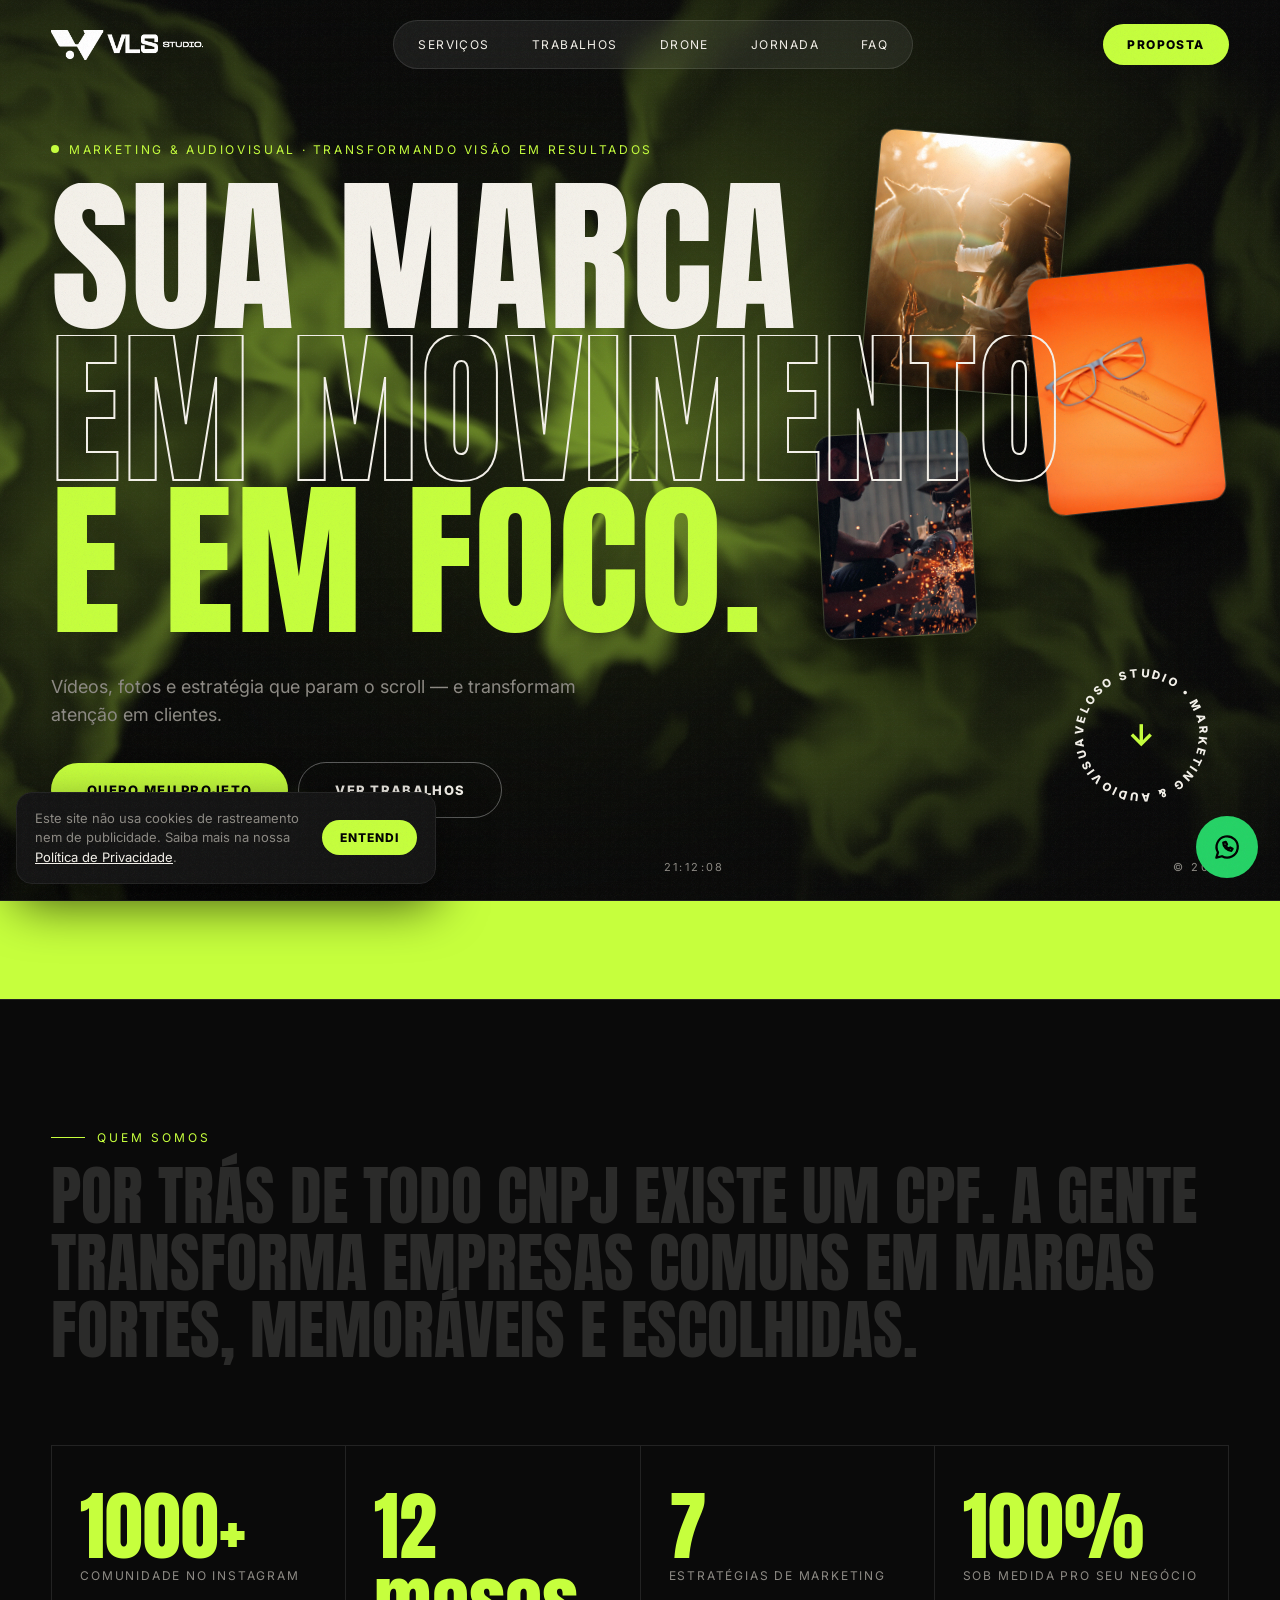
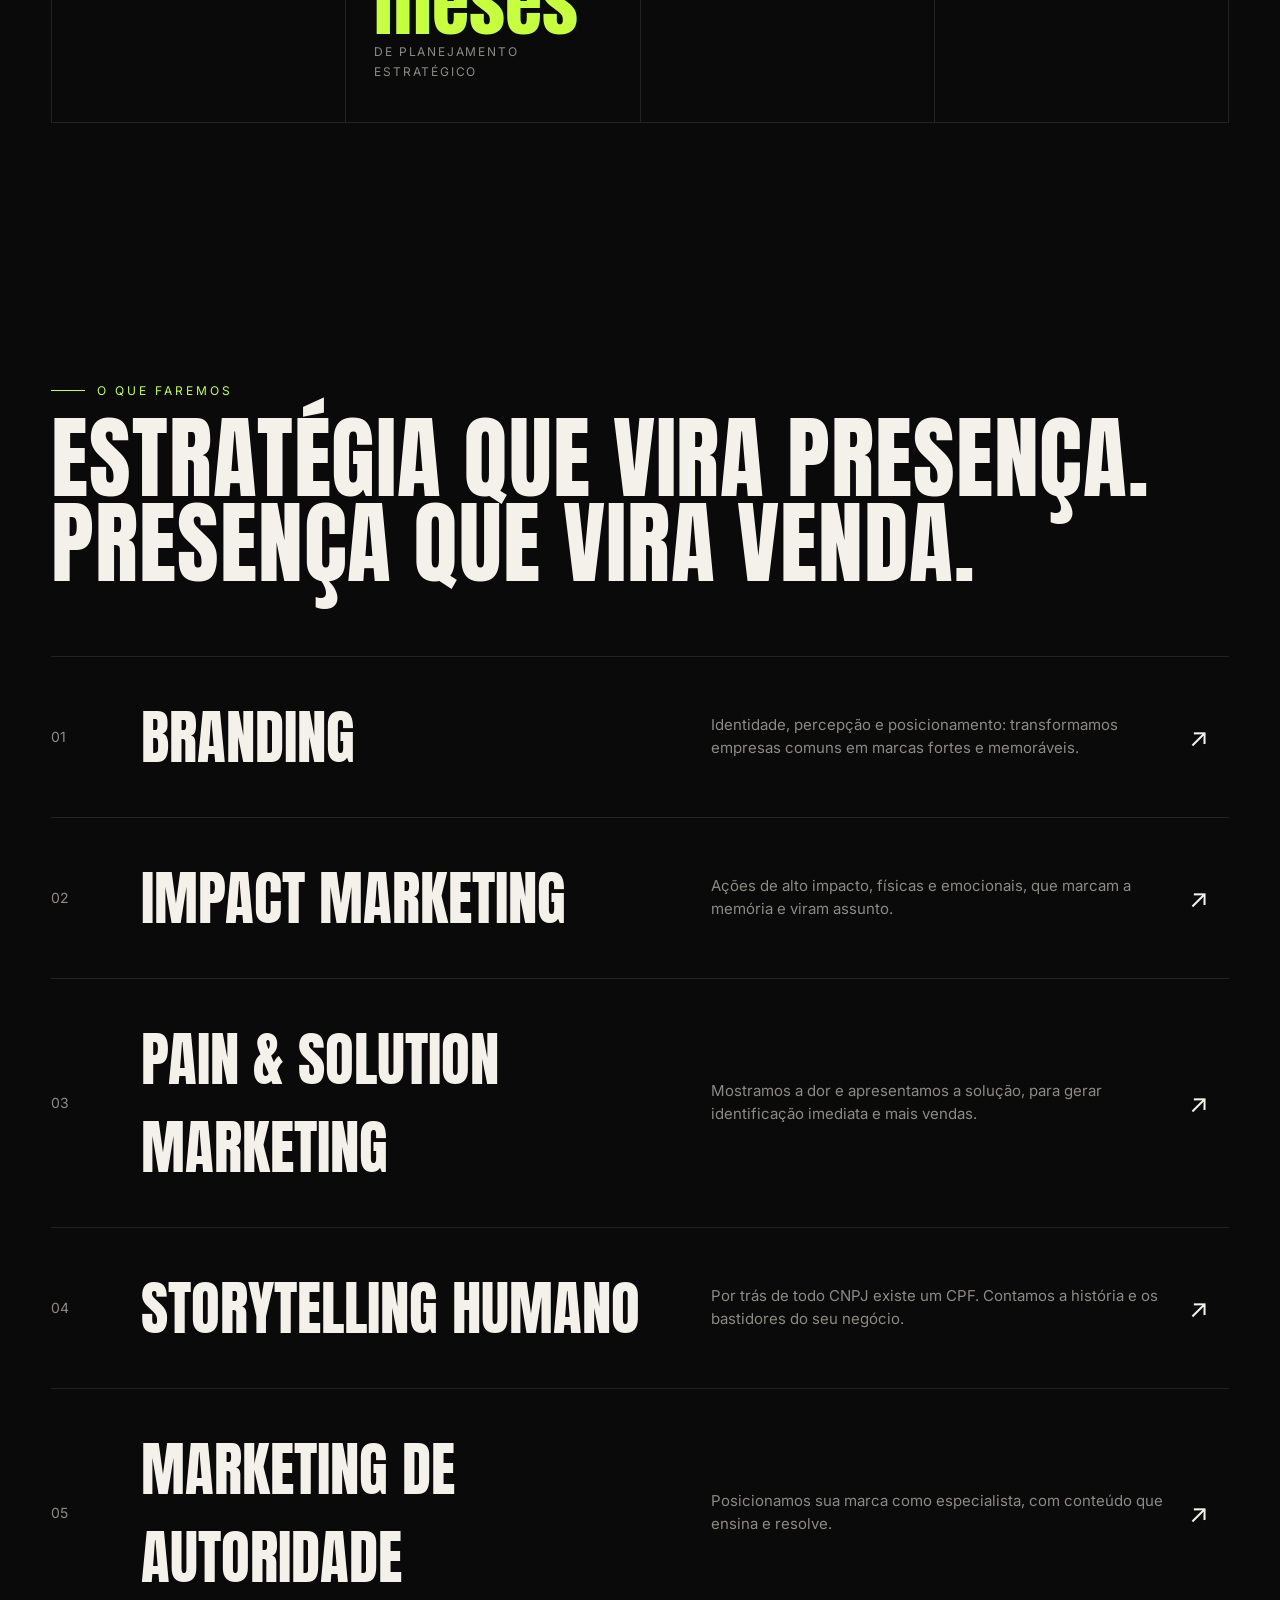
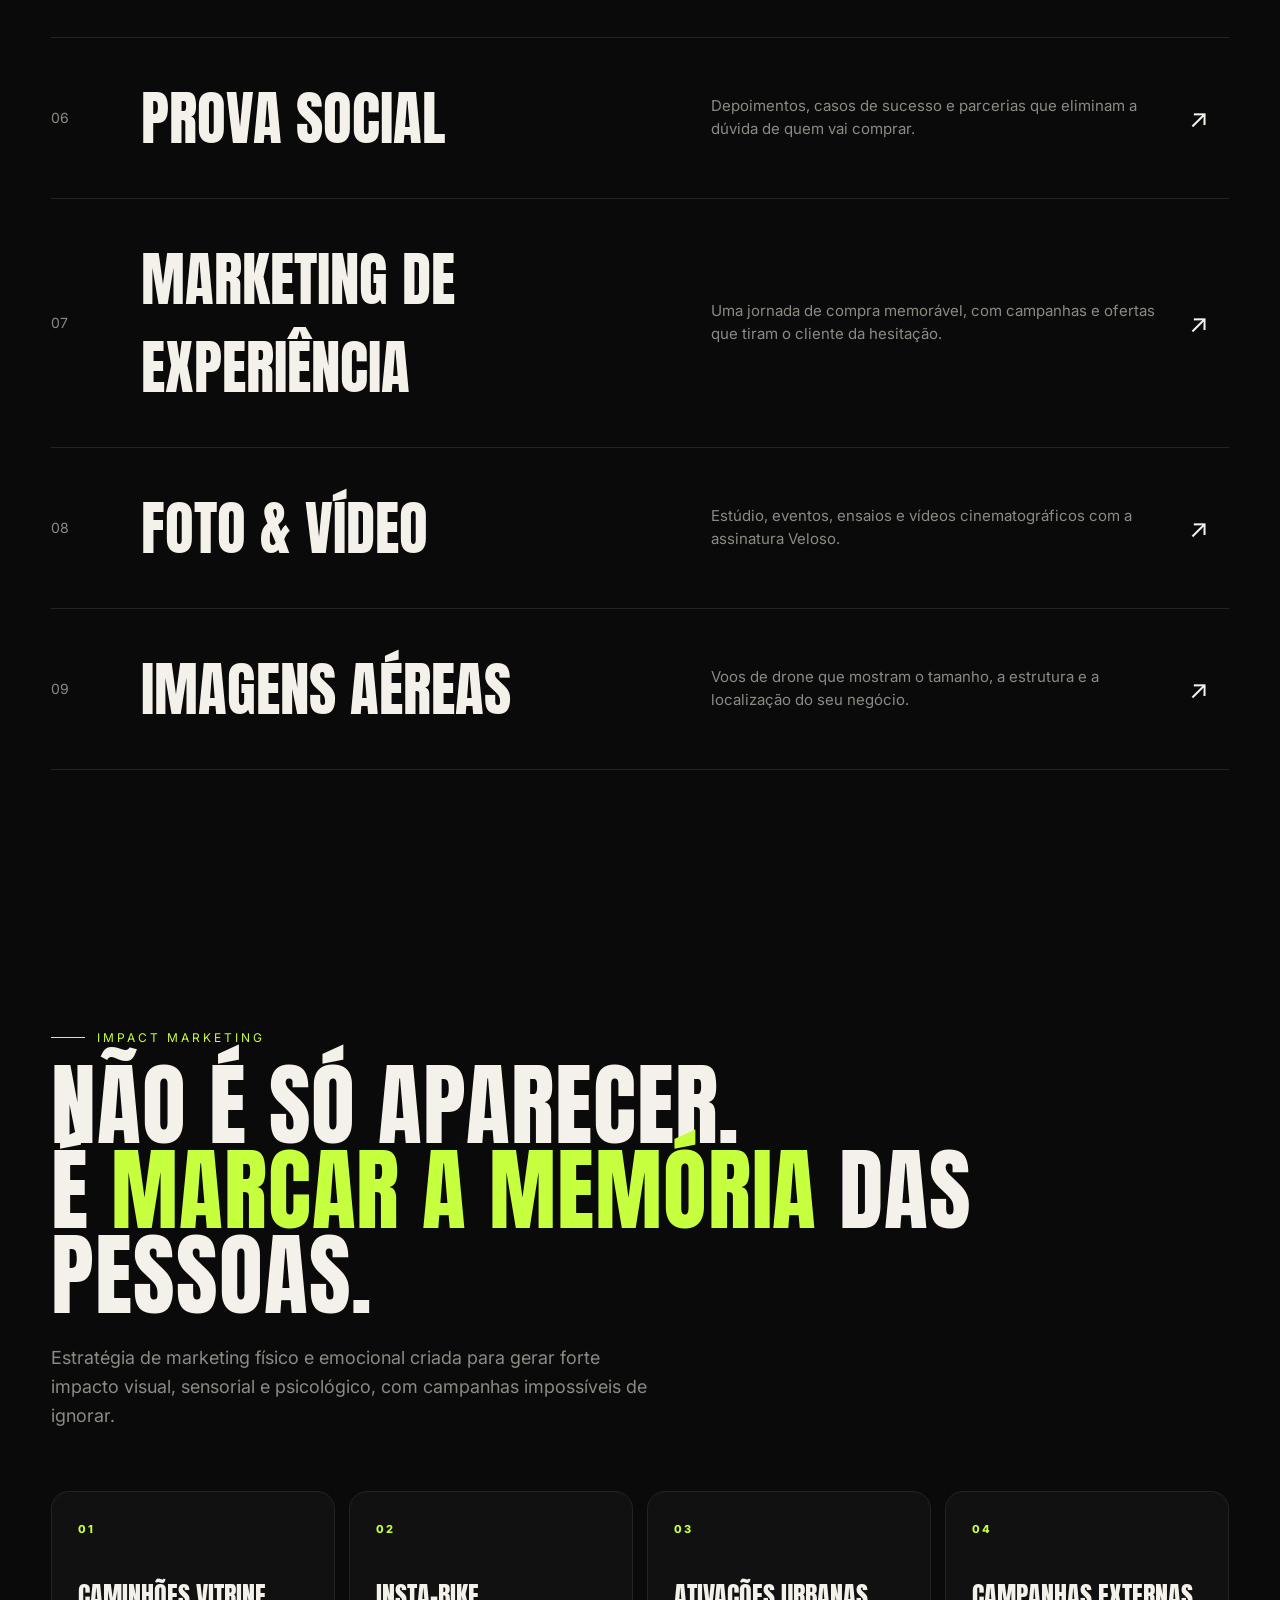
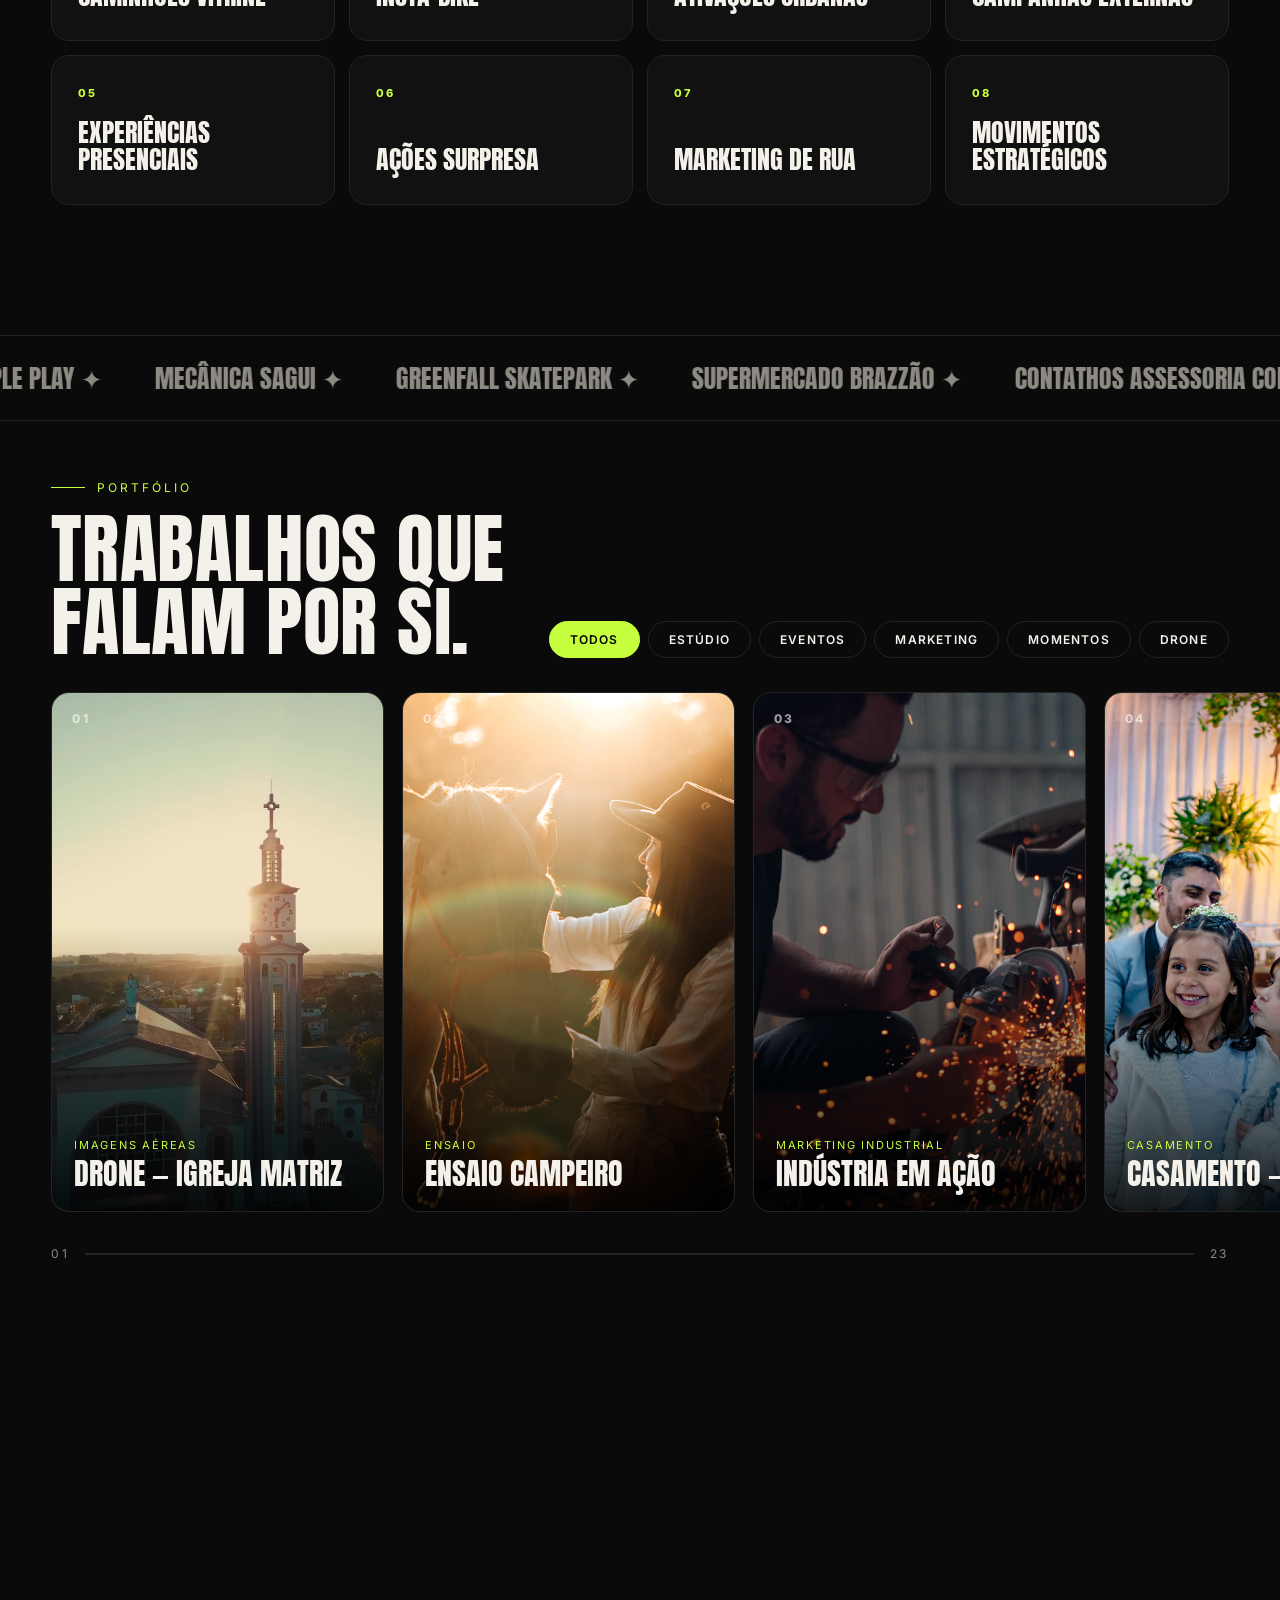
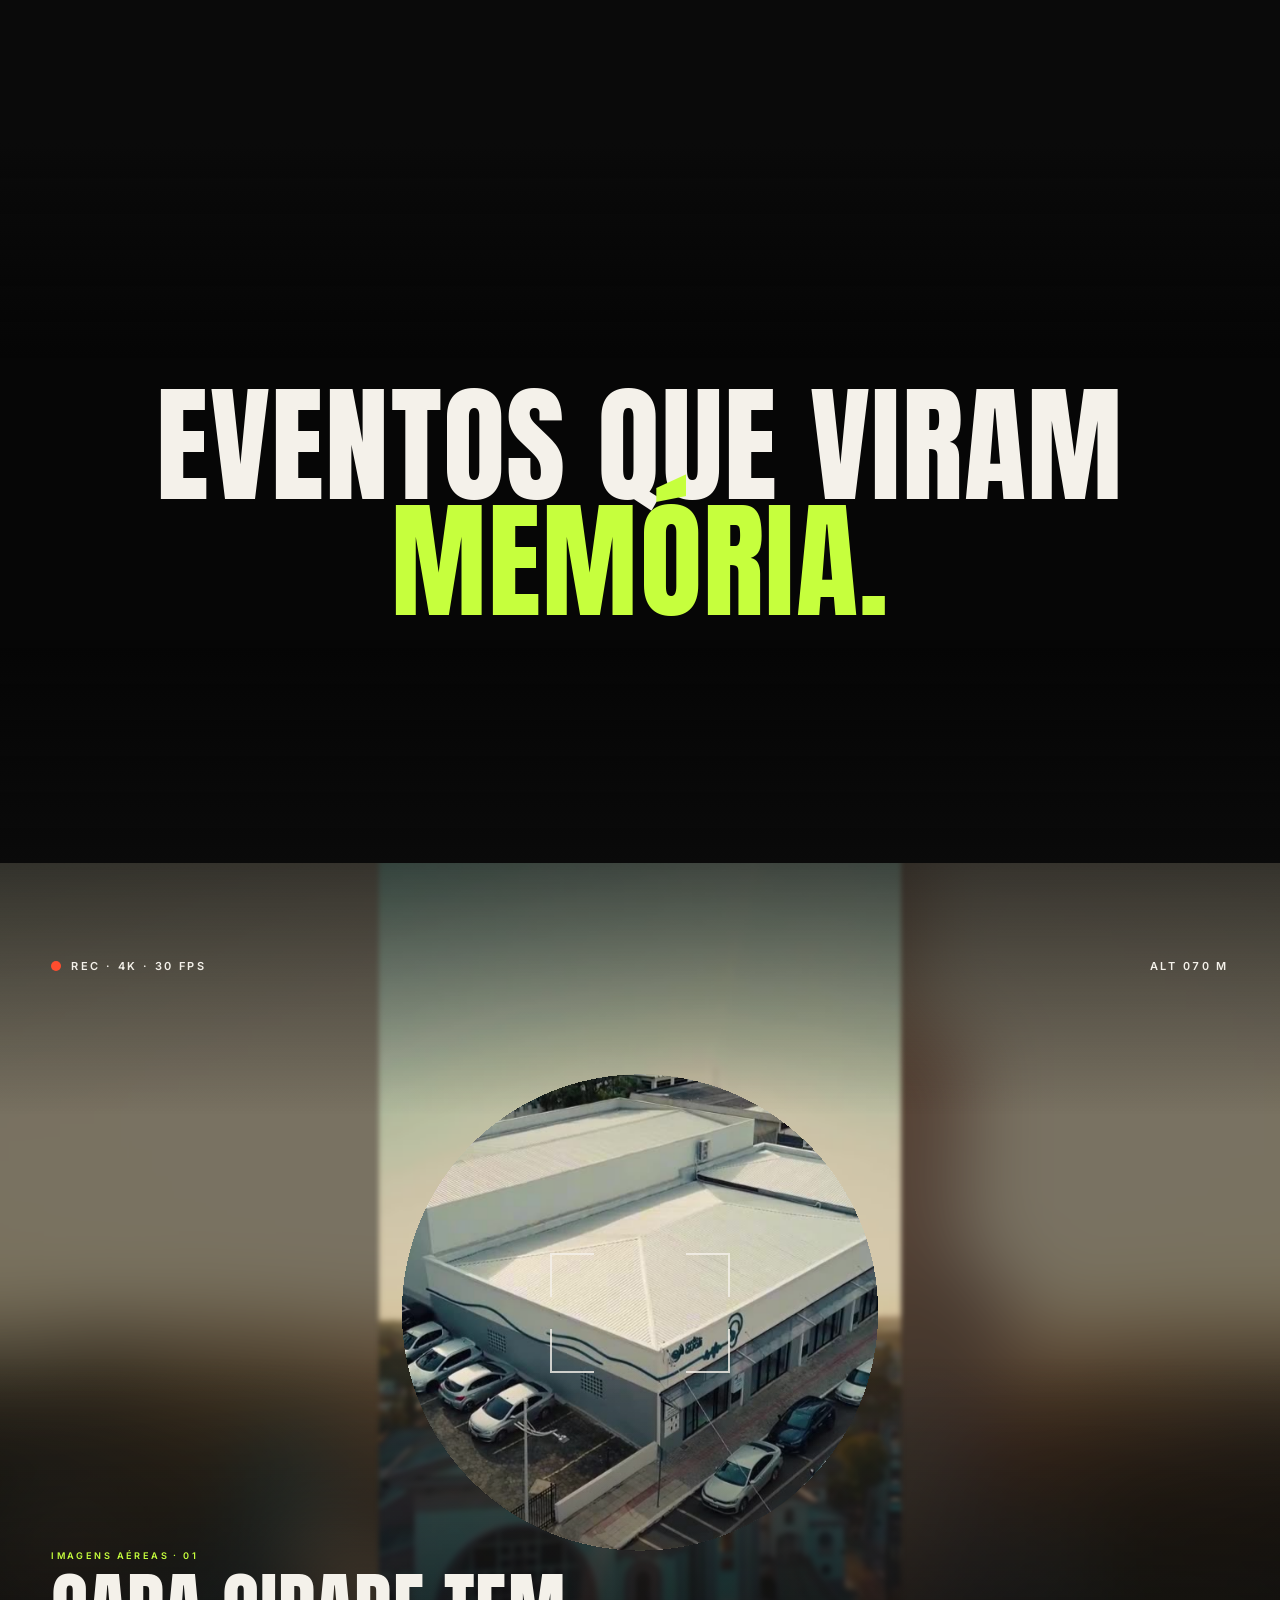
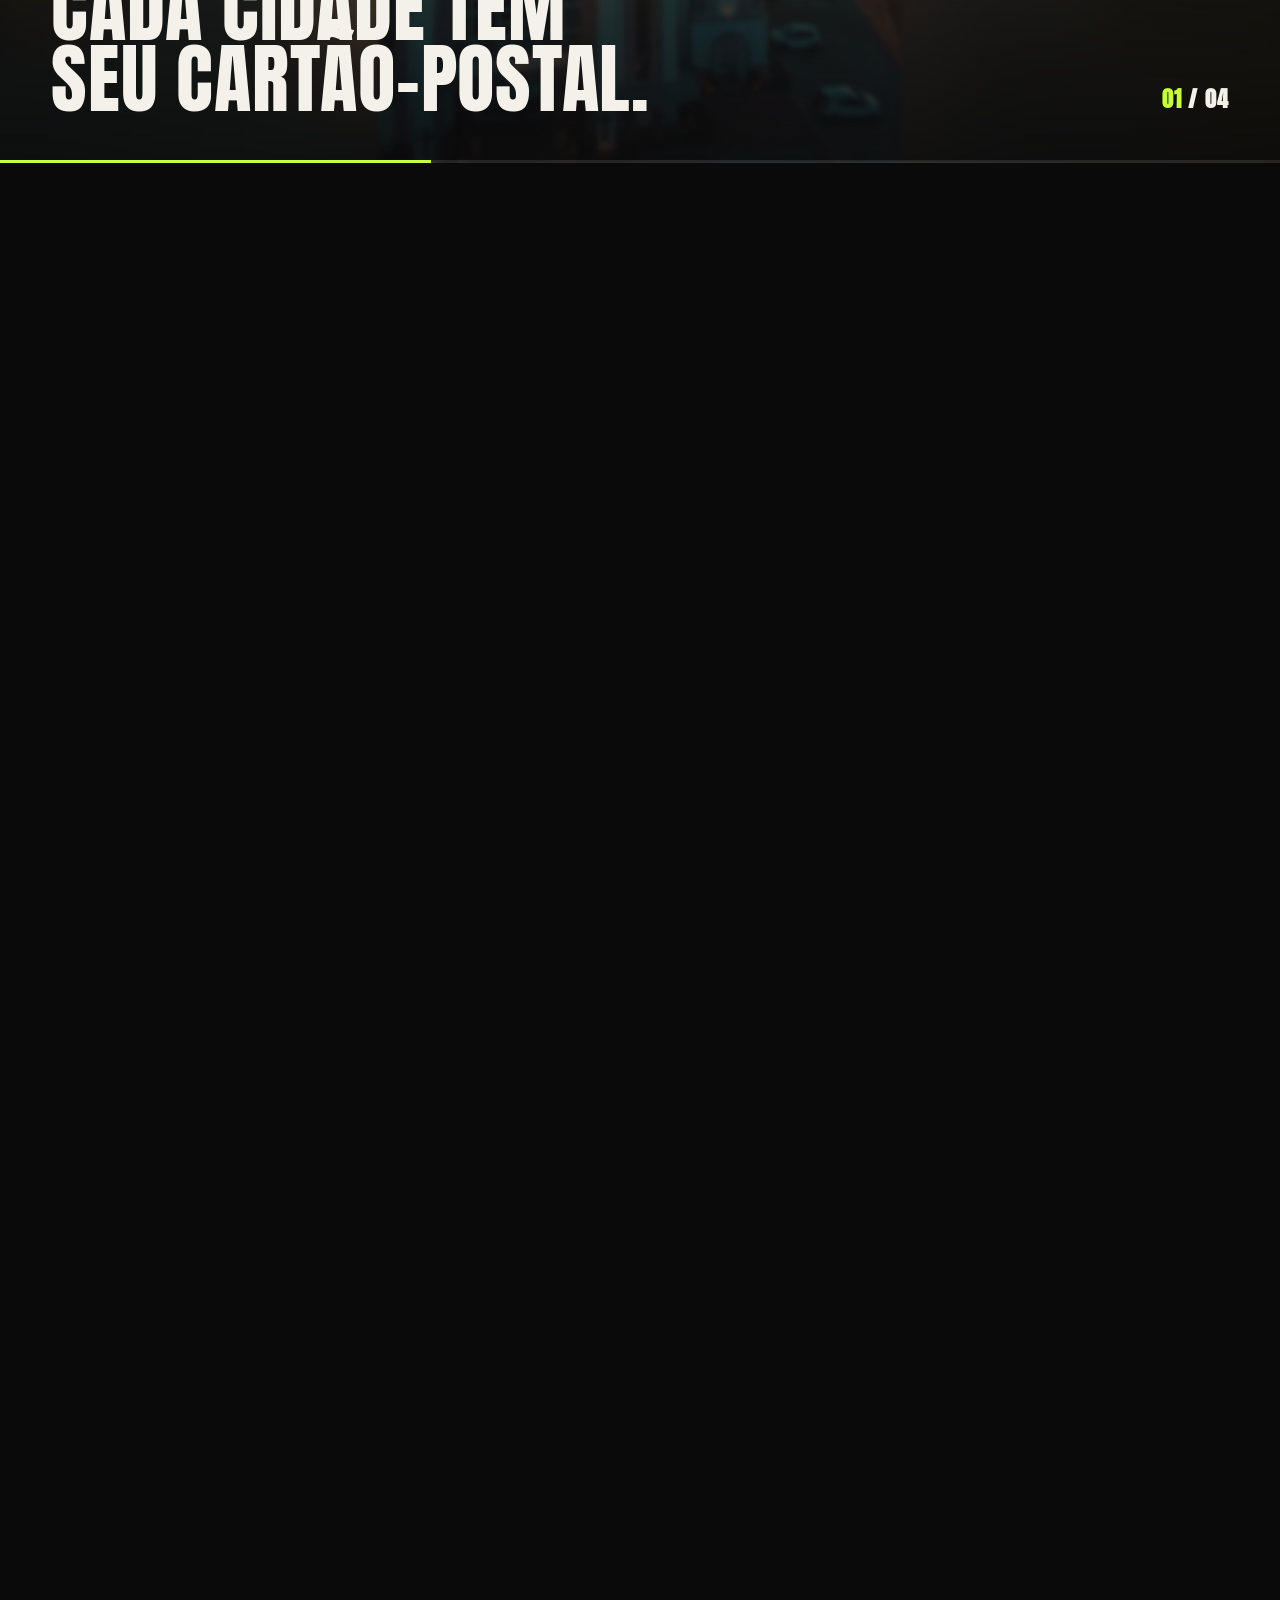
<file: index.html>
<!doctype html>
<html lang="pt-BR">
<head>
<meta charset="utf-8">
<meta name="viewport" content="width=device-width,initial-scale=1">
<title>Veloso Studio — Marketing & Audiovisual</title>
<meta name="description" content="Veloso Studio: vídeos, fotos e marketing que fazem sua marca ser vista, lembrada e escolhida.">
<meta name="theme-color" content="#0a0a0a">
<link rel="icon" type="image/png" sizes="32x32" href="img/icon-32.png">
<link rel="icon" type="image/png" sizes="48x48" href="img/icon-48.png">
<link rel="icon" type="image/png" sizes="512x512" href="img/icon-512.png">
<link rel="apple-touch-icon" href="img/icon-180.png">
<meta property="og:type" content="website">
<meta property="og:title" content="Veloso Studio — Marketing & Audiovisual">
<meta property="og:description" content="Vídeos, fotos, drone e estratégia que fazem sua marca ser vista, lembrada e escolhida.">
<meta property="og:url" content="https://velosostudio.com.br/">
<meta property="og:site_name" content="Veloso Studio">
<meta property="og:locale" content="pt_BR">
<meta property="og:image" content="https://velosostudio.com.br/img/og-veloso.jpg">
<meta property="og:image:width" content="1200">
<meta property="og:image:height" content="630">
<meta name="twitter:card" content="summary_large_image">
<link rel="canonical" href="https://velosostudio.com.br/">
<link rel="preconnect" href="https://fonts.googleapis.com">
<link rel="preconnect" href="https://fonts.gstatic.com" crossorigin>
<link href="https://fonts.googleapis.com/css2?family=Anton&family=Inter:wght@300;400;600;800&display=swap" rel="stylesheet">
<link rel="stylesheet" href="css/style.css">
</head>
<body class="lock">

<div id="pre"><div class="top"><span>Veloso Studio®</span><span>Carregando experiência</span></div><div class="n" id="pn">0</div><div class="bar" id="pb"></div></div>
<div id="dot"></div><div id="ring"></div><div id="bar"></div><div id="pv"></div>

<nav id="nav">
  <button class="logo" id="logo" data-cur="🎉" aria-label="Veloso" style="display:flex;align-items:center;gap:10px;mix-blend-mode:normal"><img src="img/logo.png" alt="VLS Studio" style="height:30px;width:auto;display:block"></button>
  <ul><li><a href="#servicos">Serviços</a></li><li><a href="#trabalhos">Trabalhos</a></li><li><a href="#drone">Drone</a></li><li><a href="#processo">Jornada</a></li><li><a href="#faq">FAQ</a></li></ul>
  <a class="nc" href="#orcamento" data-mag>Proposta</a>
</nav>

<!-- HERO -->
<header class="hero" id="top">
  <canvas id="gl"></canvas>
  <div class="tag"><i></i> Marketing & Audiovisual · Transformando visão em resultados</div>
  <h1 class="anton" id="h1"><span class="ln">Sua marca</span><span class="ln">em movimento</span><span class="ln">e em foco.</span></h1>
  <p class="lead">Vídeos, fotos e estratégia que param o scroll — e transformam atenção em clientes.</p>
  <div class="acts"><a class="cta" href="#orcamento" data-mag>Quero meu projeto</a><a class="cta ghost" href="#trabalhos" data-mag>Ver trabalhos</a></div>
  <div class="fl f1"><img src="img/ensaio-cavalo.jpg" alt=""></div><div class="fl f2"><img src="img/oticonomia-grau.jpg" alt=""></div><div class="fl f3"><img src="img/making-of-esmerilhadeira.jpg" alt=""></div>
  <div class="badge"><svg viewBox="0 0 150 150"><defs><path id="c" d="M75,75 m-58,0 a58,58 0 1,1 116,0 a58,58 0 1,1 -116,0"/></defs><text><textPath href="#c">Veloso Studio • Marketing & Audiovisual •</textPath></text></svg><b>↓</b></div>
  <div class="hmeta"><span>Santa Catarina · BR</span><span id="clock">--:--:--</span><span>© 2026</span></div>
</header>

<div class="marq"><div class="in" id="m1"></div></div>

<!-- ABOUT -->
<section class="about" id="sobre">
  <div class="eyebrow rv">Quem somos</div>
  <p class="big" id="about"></p>
  <div class="stats rv">
    <div><b data-n="1000" data-s="+">0</b><small>Comunidade no Instagram</small></div>
    <div><b data-n="12" data-s=" meses">0</b><small>De planejamento estratégico</small></div>
    <div><b data-n="7" data-s="">0</b><small>Estratégias de marketing</small></div>
    <div><b data-n="100" data-s="%">0</b><small>Sob medida pro seu negócio</small></div>
  </div>
</section>

<!-- SERVICES -->
<section id="servicos">
  <div class="eyebrow rv">O que faremos</div>
  <h2 class="anton rv">Estratégia que vira presença. Presença que vira venda.</h2>
  <div class="svc rv" id="svc"></div>
</section>

<!-- IMPACT -->
<section class="impact" id="impact">
  <div class="eyebrow rv">Impact Marketing</div>
  <h2 class="anton rv">Não é só aparecer.<br>É <span style="color:var(--ac)">marcar a memória</span> das pessoas.</h2>
  <p class="rv" style="color:var(--mut);max-width:620px;margin-top:26px;font-size:18px;line-height:1.6">Estratégia de marketing físico e emocional criada para gerar forte impacto visual, sensorial e psicológico, com campanhas impossíveis de ignorar.</p>
  <div class="ig rv" id="ig"></div>
</section>

<div class="marq dark"><div class="in" id="m2"></div></div>

<!-- PORTFOLIO -->
<div class="hs" id="trabalhos"><div class="stick">
  <div class="head">
    <div><div class="eyebrow">Portfólio</div><h2 class="anton">Trabalhos que<br>falam por si.</h2></div>
    <div class="filters"><button class="on" data-f="all">Todos</button><button data-f="estudio">Estúdio</button><button data-f="eventos">Eventos</button><button data-f="marketing">Marketing</button><button data-f="momentos">Momentos</button><button data-f="drone">Drone</button></div>
  </div>
  <div class="track" id="track"></div>
  <div class="prog"><span id="pc">01</span><i><b id="pf"></b></i><span id="pt">00</span></div>
</div></div>

<!-- EVENT BAND -->
<div class="band" id="band"><div class="bg" id="bandbg"></div><div class="tx"><span class="anton">Eventos que viram <em>memória.</em></span></div></div>

<!-- DRONE -->
<div class="drone" id="drone"><div class="dstick">
  <div class="dtitle anton"><span id="dtop">Vista</span><span id="dbot">de <em>cima</em></span></div>
  <div class="dhint" id="dhint">Imagens aéreas · role para decolar ↓</div>
  <div class="dv dl1" id="dl1"><img class="bg" src="img/drone-igreja-poster.jpg" alt=""><video class="v" src="video/drone-igreja.mp4" poster="img/drone-igreja-poster.jpg" muted loop playsinline preload="metadata"></video></div>
  <div class="dv dl2" id="dl2"><img class="bg" src="img/drone-comercial-poster.jpg" alt=""><video class="v" src="video/drone-comercial.mp4" poster="img/drone-comercial-poster.jpg" muted loop playsinline preload="metadata"></video></div>
  <div class="dv dl3" id="dl3"><img class="bg" src="img/drone-avenida-poster.jpg" alt=""><video class="v" src="video/drone-avenida.mp4" poster="img/drone-avenida-poster.jpg" muted loop playsinline preload="metadata"></video></div>
  <div class="dv dl4" id="dl4"><img class="bg" src="img/drone-cidade-poster.jpg" alt=""><video class="v" src="video/drone-cidade.mp4" poster="img/drone-cidade-poster.jpg" muted loop playsinline preload="metadata"></video></div>
  <div class="dhud" id="dhud">
    <div class="dframe"><i></i><i></i><i></i><i></i></div>
    <div class="tl"><b class="rec"></b>REC · 4K · 30 FPS</div>
    <div class="tr">ALT <span id="dalt">030</span> M</div>
    <div class="dcap"><small>Imagens aéreas · 01</small><h3 class="anton">Cada cidade tem<br>seu cartão-postal.</h3></div>
    <div class="dcap"><small>Imagens aéreas · 02</small><h3 class="anton">Mostre o tamanho<br>da sua empresa.</h3></div>
    <div class="dcap"><small>Imagens aéreas · 03</small><h3 class="anton">Localização que<br>vende por você.</h3></div>
    <div class="dcap"><small>Imagens aéreas · 04</small><h3 class="anton">Do alto, todo<br>negócio impressiona.</h3><a class="cta" href="https://wa.me/554988267867?text=Oi!%20Quero%20imagens%20a%C3%A9reas%20com%20drone." target="_blank" rel="noopener" data-cur="VOAR">Quero imagens com drone</a></div>
    <div class="br"><span id="dcnt">01</span> / 04</div>
    <div class="dprog"><b id="dpr"></b></div>
  </div>
</div></div>

<!-- BEFORE / AFTER -->
<section id="antes">
  <div class="eyebrow rv">Antes & depois</div>
  <h2 class="anton rv">A diferença entre postar<br>e <span style="color:var(--ac)">impactar.</span></h2>
  <div class="tabs rv" id="batabs"><button class="on" data-k="cantina">Cantina D'Italia</button><button data-k="audio">Audio Quali</button></div>
  <div class="bax rv">
    <figure class="b"><span class="tg">ANTES</span><img id="baB" alt="Perfil antes"></figure>
    <div class="ar">→</div>
    <figure class="a"><span class="tg">DEPOIS</span><img id="baA" alt="Perfil depois"></figure>
  </div>
  <ul class="bul rv"><li>Aumento de seguidores</li><li>+ Engajamento</li><li>Conteúdos em datas comemorativas</li><li>Campanhas</li><li>Posicionamento</li></ul>
</section>

<!-- CLIENTS -->
<section>
  <div class="eyebrow rv">Quem confia</div>
  <h2 class="anton rv">Marcas que já passaram<br>pelo estúdio.</h2>
  <div class="logos rv" id="clients"><div class="lrow"><div class="ltrack" id="lr1"></div></div><div class="lrow rev"><div class="ltrack" id="lr2"></div></div></div>
</section>

<!-- PROCESS -->
<section id="processo">
  <div class="eyebrow rv">Métrica de sucesso por fase</div>
  <h2 class="anton rv">Resultado que evolui mês a mês.</h2>
  <div class="steps" id="steps"><div class="fill" id="fill"></div>
    <div class="step"><b>MESES 1 A 3</b><h3>Base & humanização</h3><p>Padronização visual, humanização do perfil via storytelling e divulgação da estrutura para atração de clientes.</p></div>
    <div class="step"><b>MESES 4 A 6</b><h3>Autoridade</h3><p>Crescimento de leads por categoria, consolidação da autoridade como a principal da região e alto engajamento com vídeos cinematográficos e humanizados.</p></div>
    <div class="step"><b>MESES 7 A 12</b><h3>Marca de referência</h3><p>Previsibilidade de faturamento, marca consolidada como a 1ª opção na região e atração constante de cidades vizinhas.</p></div>
  </div>
</section>

<!-- PACKS -->
<section id="pacotes">
  <div class="eyebrow rv">Como trabalhamos</div>
  <h2 class="anton rv">Cada marca é única.<br>Cada proposta também.</h2>
  <div class="prem rv">
    <div class="pl"><h3>Proposta<br>sob medida</h3><p>Não trabalhamos com pacotes fechados. Entendemos o seu negócio e montamos um planejamento de até 12 meses, com as entregas certas para o seu momento. Veja o que pode entrar na sua proposta:</p><a class="cta" href="#orcamento" data-mag>Quero minha proposta</a></div>
    <ul class="pu">
      <li>Posts semanais com design ou fotos hidratadas</li>
      <li>Vídeos base mensais (volume conforme os dias de captação)</li>
      <li>Reels relâmpago</li>
      <li>Design de produtos com captação</li>
      <li>Design de posts informativos</li>
      <li>Posts extras fora do planejamento: trends e assuntos do momento</li>
      <li>Gestão de tráfego</li>
      <li>Relatórios mensais</li>
      <li>Captações em casos especiais</li>
      <li>Conteúdos em datas especiais (Dia das Mães, Natal etc.)</li>
      <li>Contrato com CNPJ regularizado</li>
    </ul>
  </div>
</section>

<!-- QUOTE -->
<section class="quote" id="orcamento">
  <div class="eyebrow">Proposta personalizada</div>
  <h2 class="anton">Conte seu projeto. A gente monta a proposta certa pra você.</h2>
  <div class="qf">
    <div class="chips" id="chips"></div>
    <div>
      <input id="qn" placeholder="Seu nome" autocomplete="name">
      <input id="qb" placeholder="Nome da empresa / marca">
      <textarea id="qm" rows="3" placeholder="Conte rapidinho o que você precisa"></textarea>
      <button class="cta" id="qs" data-mag>Enviar pelo WhatsApp →</button>
      <p class="qnote">Ao enviar, você concorda com a nossa <a href="privacidade.html">Política de Privacidade</a>. Seus dados vão direto para o nosso WhatsApp e não ficam salvos no site.</p>
    </div>
  </div>
</section>

<!-- FAQ -->
<section id="faq">
  <div class="eyebrow rv">Dúvidas</div>
  <h2 class="anton rv">Perguntas frequentes.</h2>
  <div class="faq rv">
    <details><summary>Quanto custa?</summary><p>Cada projeto é único, então o valor é definido sob medida, de acordo com o seu negócio, seus objetivos e o que precisa ser entregue. Conte o que você precisa e receba uma proposta personalizada.</p></details>
    <details><summary>O que é o planejamento de 12 meses?</summary><p>É um plano completo de marca, conteúdo e marketing, dividido em fases: base e humanização nos meses 1 a 3, autoridade nos meses 4 a 6 e consolidação nos meses 7 a 12.</p></details>
    <details><summary>O que está incluso na entrega?</summary><p>Posts semanais, vídeos base por mês, reels relâmpago, design de produtos e posts informativos, conteúdos de datas especiais, gestão de tráfego e relatórios mensais.</p></details>
    <details><summary>Vocês produzem fotos e vídeos?</summary><p>Sim. Temos estúdio e fazemos captações em eventos, em empresas e em ensaios, de retratos corporativos a campanhas de moda e produto.</p></details>
    <details><summary>Como funciona o contrato?</summary><p>O trabalho é formalizado em contrato com CNPJ regularizado, com tudo o que foi combinado descrito de forma clara.</p></details>
  </div>
</section>

<!-- FINAL -->
<section class="final" id="contato">
  <div class="eyebrow rv" style="justify-content:center">Bora?</div>
  <a class="giant" href="https://wa.me/554988267867?text=Oi!%20Vim%20pelo%20site%20e%20quero%20um%20or%C3%A7amento." target="_blank" rel="noopener" data-cur="FALAR">Vamos<br>conversar</a>
  <p>Seu próximo conteúdo começa com uma mensagem.</p>
</section>
<footer><span>© <span id="yr">2026</span> Veloso Studio — Marketing &amp; Audiovisual. Todos os direitos reservados.</span><span class="legal"><a href="privacidade.html">Política de Privacidade</a> · <a href="termos.html">Termos de Uso</a></span><span><a href="https://www.instagram.com/velosostudio_/" target="_blank" rel="noopener">@velosostudio_</a> · <a href="https://www.instagram.com/_caosstudio_/" target="_blank" rel="noopener">@_caosstudio_</a></span></footer>
<a class="wa" href="https://wa.me/554988267867" target="_blank" rel="noopener" aria-label="Falar no WhatsApp"><svg viewBox="0 0 24 24" width="30" height="30" fill="none" stroke="#000" stroke-width="1.8" stroke-linecap="round" stroke-linejoin="round"><path d="M3.5 20.5l1.3-4.2A8.5 8.5 0 1 1 8 19.4z"/><path d="M9 8.5c0 3.5 3 6.5 6.5 6.5l1-1.6-2-1-1 .9c-1-.4-2-1.4-2.4-2.4l.9-1-1-2z"/></svg></a>

<!-- LIGHTBOX -->
<div id="lb"><button class="x" id="lx" aria-label="Fechar">×</button>
  <div class="box"><div class="media" id="lm"></div>
    <div><small id="ll"></small><h3 id="lt"></h3><p id="ld"></p><div class="nv"><button id="lp">← Anterior</button><button id="ln">Próximo →</button><a class="cta" id="lc" href="#orcamento" data-mag style="padding:13px 24px">Quero algo assim</a></div></div>
  </div>
</div>

<div class="cookie" id="cookie" hidden><p>Este site não usa cookies de rastreamento nem de publicidade. Saiba mais na nossa <a href="privacidade.html">Política de Privacidade</a>.</p><button type="button" id="cookieok">Entendi</button></div>
<script src="js/script.js"></script>
</body>
</html>
</file>
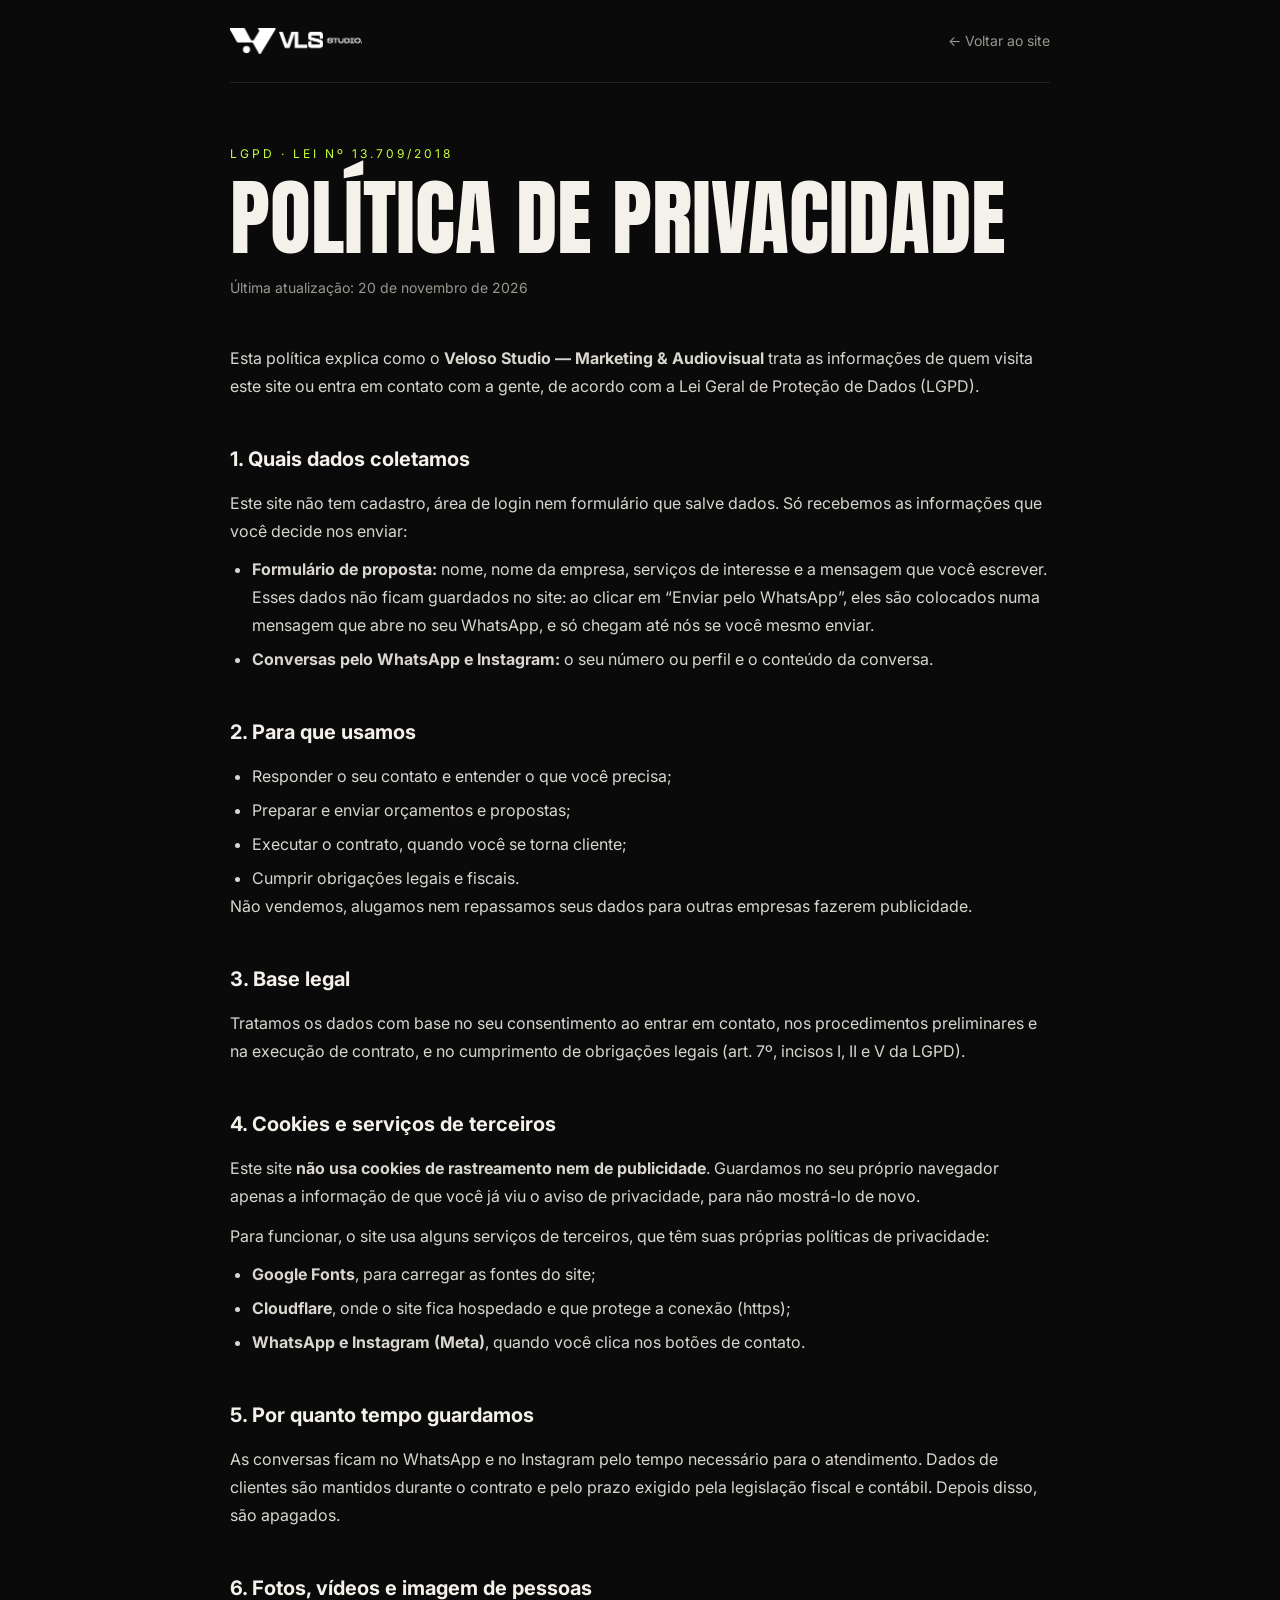
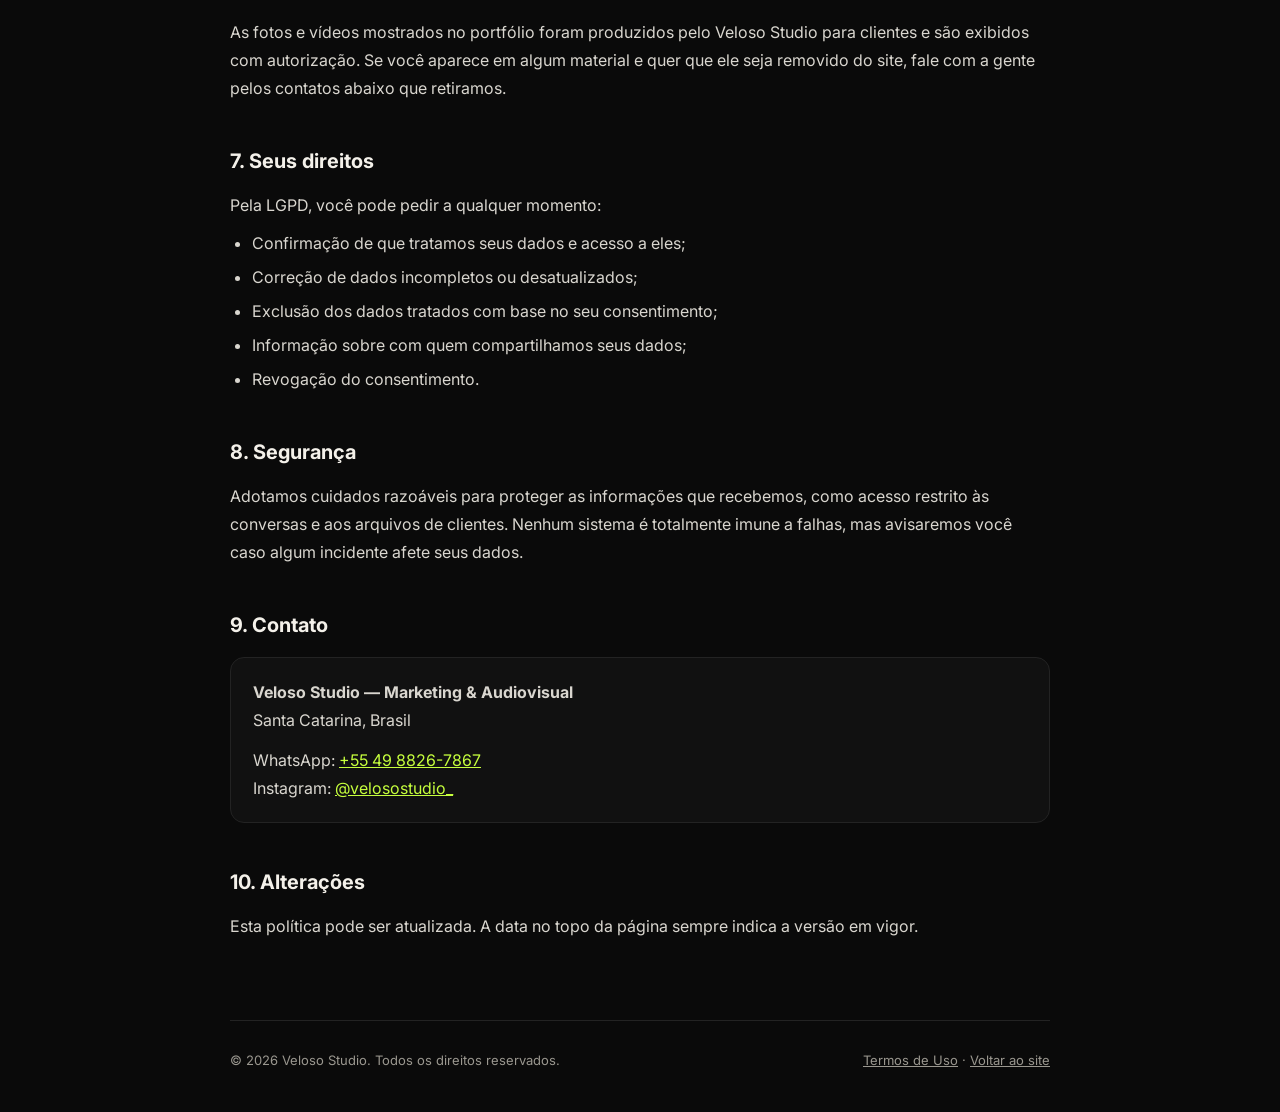
<file: privacidade.html>
<!doctype html>
<html lang="pt-BR">
<head>
<meta charset="utf-8">
<meta name="viewport" content="width=device-width,initial-scale=1">
<title>Política de Privacidade — Veloso Studio</title>
<meta name="robots" content="noindex">
<link rel="canonical" href="https://velosostudio.com.br/privacidade">
<link rel="icon" type="image/png" sizes="32x32" href="img/icon-32.png">
<link rel="apple-touch-icon" href="img/icon-180.png">
<link rel="preconnect" href="https://fonts.googleapis.com">
<link rel="preconnect" href="https://fonts.gstatic.com" crossorigin>
<link href="https://fonts.googleapis.com/css2?family=Anton&family=Inter:wght@400;600&display=swap" rel="stylesheet">
<link rel="stylesheet" href="css/legal.css">
</head>
<body>
<header><a href="index.html"><img src="img/logo.png" alt="VLS Studio"></a><a class="back" href="index.html">← Voltar ao site</a></header>
<main>
  <div class="eyebrow">LGPD · Lei nº 13.709/2018</div>
  <h1>Política de Privacidade</h1>
  <p class="upd">Última atualização: 20 de novembro de 2026</p>

  <p>Esta política explica como o <strong>Veloso Studio — Marketing &amp; Audiovisual</strong> trata as informações de quem visita este site ou entra em contato com a gente, de acordo com a Lei Geral de Proteção de Dados (LGPD).</p>

  <h2>1. Quais dados coletamos</h2>
  <p>Este site não tem cadastro, área de login nem formulário que salve dados. Só recebemos as informações que você decide nos enviar:</p>
  <ul>
    <li><strong>Formulário de proposta:</strong> nome, nome da empresa, serviços de interesse e a mensagem que você escrever. Esses dados não ficam guardados no site: ao clicar em “Enviar pelo WhatsApp”, eles são colocados numa mensagem que abre no seu WhatsApp, e só chegam até nós se você mesmo enviar.</li>
    <li><strong>Conversas pelo WhatsApp e Instagram:</strong> o seu número ou perfil e o conteúdo da conversa.</li>
  </ul>

  <h2>2. Para que usamos</h2>
  <ul>
    <li>Responder o seu contato e entender o que você precisa;</li>
    <li>Preparar e enviar orçamentos e propostas;</li>
    <li>Executar o contrato, quando você se torna cliente;</li>
    <li>Cumprir obrigações legais e fiscais.</li>
  </ul>
  <p>Não vendemos, alugamos nem repassamos seus dados para outras empresas fazerem publicidade.</p>

  <h2>3. Base legal</h2>
  <p>Tratamos os dados com base no seu consentimento ao entrar em contato, nos procedimentos preliminares e na execução de contrato, e no cumprimento de obrigações legais (art. 7º, incisos I, II e V da LGPD).</p>

  <h2>4. Cookies e serviços de terceiros</h2>
  <p>Este site <strong>não usa cookies de rastreamento nem de publicidade</strong>. Guardamos no seu próprio navegador apenas a informação de que você já viu o aviso de privacidade, para não mostrá-lo de novo.</p>
  <p>Para funcionar, o site usa alguns serviços de terceiros, que têm suas próprias políticas de privacidade:</p>
  <ul>
    <li><strong>Google Fonts</strong>, para carregar as fontes do site;</li>
    <li><strong>Cloudflare</strong>, onde o site fica hospedado e que protege a conexão (https);</li>
    <li><strong>WhatsApp e Instagram (Meta)</strong>, quando você clica nos botões de contato.</li>
  </ul>

  <h2>5. Por quanto tempo guardamos</h2>
  <p>As conversas ficam no WhatsApp e no Instagram pelo tempo necessário para o atendimento. Dados de clientes são mantidos durante o contrato e pelo prazo exigido pela legislação fiscal e contábil. Depois disso, são apagados.</p>

  <h2>6. Fotos, vídeos e imagem de pessoas</h2>
  <p>As fotos e vídeos mostrados no portfólio foram produzidos pelo Veloso Studio para clientes e são exibidos com autorização. Se você aparece em algum material e quer que ele seja removido do site, fale com a gente pelos contatos abaixo que retiramos.</p>

  <h2>7. Seus direitos</h2>
  <p>Pela LGPD, você pode pedir a qualquer momento:</p>
  <ul>
    <li>Confirmação de que tratamos seus dados e acesso a eles;</li>
    <li>Correção de dados incompletos ou desatualizados;</li>
    <li>Exclusão dos dados tratados com base no seu consentimento;</li>
    <li>Informação sobre com quem compartilhamos seus dados;</li>
    <li>Revogação do consentimento.</li>
  </ul>

  <h2>8. Segurança</h2>
  <p>Adotamos cuidados razoáveis para proteger as informações que recebemos, como acesso restrito às conversas e aos arquivos de clientes. Nenhum sistema é totalmente imune a falhas, mas avisaremos você caso algum incidente afete seus dados.</p>

  <h2>9. Contato</h2>
  <div class="box">
    <p><strong>Veloso Studio — Marketing &amp; Audiovisual</strong><br>Santa Catarina, Brasil</p>
    <p>WhatsApp: <a href="https://wa.me/554988267867" target="_blank" rel="noopener">+55 49 8826-7867</a><br>Instagram: <a href="https://www.instagram.com/velosostudio_/" target="_blank" rel="noopener">@velosostudio_</a></p>
  </div>

  <h2>10. Alterações</h2>
  <p>Esta política pode ser atualizada. A data no topo da página sempre indica a versão em vigor.</p>
</main>
<footer><span>© 2026 Veloso Studio. Todos os direitos reservados.</span><span><a href="termos.html">Termos de Uso</a> · <a href="index.html">Voltar ao site</a></span></footer>
</body>
</html>
</file>
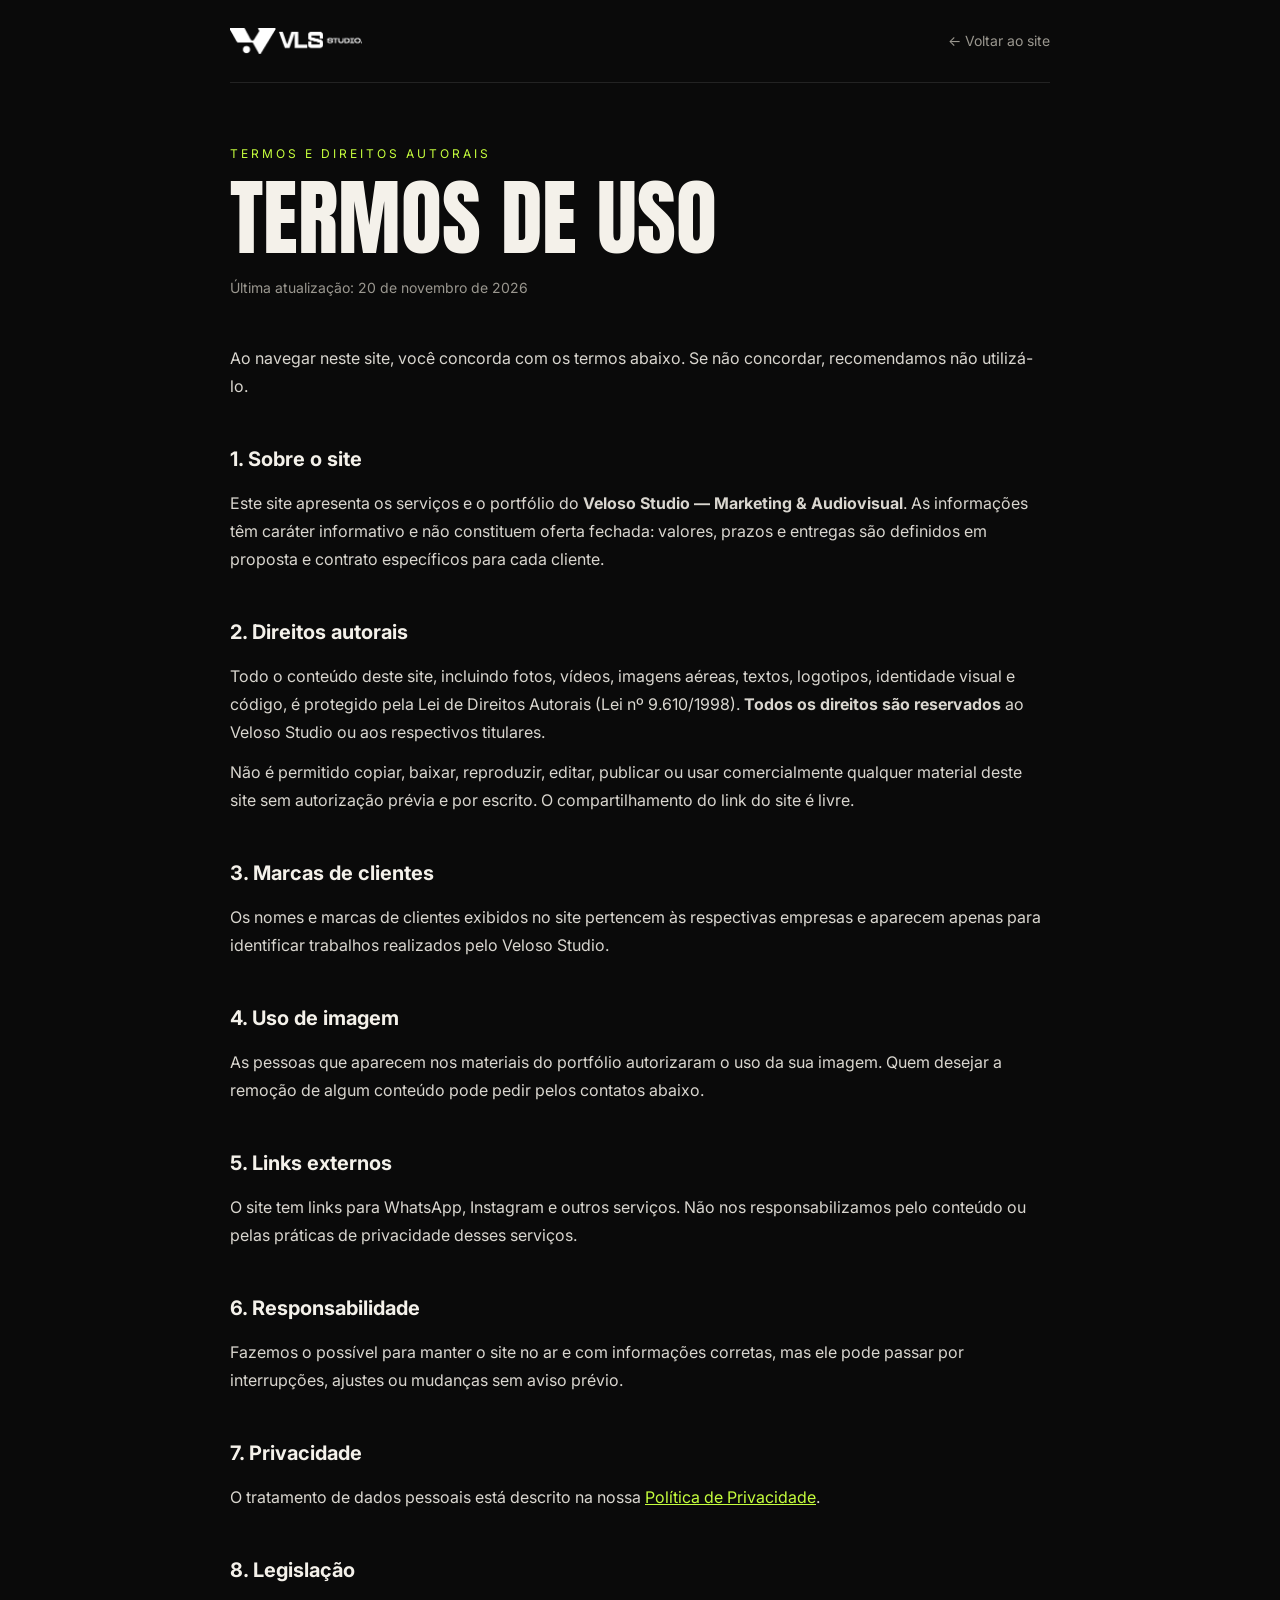
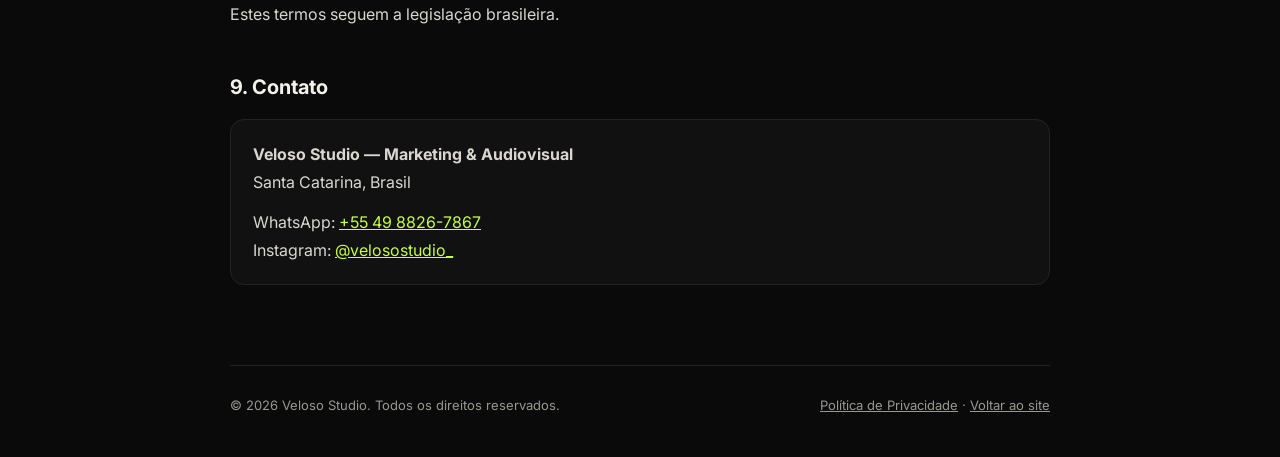
<file: termos.html>
<!doctype html>
<html lang="pt-BR">
<head>
<meta charset="utf-8">
<meta name="viewport" content="width=device-width,initial-scale=1">
<title>Termos de Uso — Veloso Studio</title>
<meta name="robots" content="noindex">
<link rel="canonical" href="https://velosostudio.com.br/termos">
<link rel="icon" type="image/png" sizes="32x32" href="img/icon-32.png">
<link rel="apple-touch-icon" href="img/icon-180.png">
<link rel="preconnect" href="https://fonts.googleapis.com">
<link rel="preconnect" href="https://fonts.gstatic.com" crossorigin>
<link href="https://fonts.googleapis.com/css2?family=Anton&family=Inter:wght@400;600&display=swap" rel="stylesheet">
<link rel="stylesheet" href="css/legal.css">
</head>
<body>
<header><a href="index.html"><img src="img/logo.png" alt="VLS Studio"></a><a class="back" href="index.html">← Voltar ao site</a></header>
<main>
  <div class="eyebrow">Termos e direitos autorais</div>
  <h1>Termos de Uso</h1>
  <p class="upd">Última atualização: 20 de novembro de 2026</p>

  <p>Ao navegar neste site, você concorda com os termos abaixo. Se não concordar, recomendamos não utilizá-lo.</p>

  <h2>1. Sobre o site</h2>
  <p>Este site apresenta os serviços e o portfólio do <strong>Veloso Studio — Marketing &amp; Audiovisual</strong>. As informações têm caráter informativo e não constituem oferta fechada: valores, prazos e entregas são definidos em proposta e contrato específicos para cada cliente.</p>

  <h2>2. Direitos autorais</h2>
  <p>Todo o conteúdo deste site, incluindo fotos, vídeos, imagens aéreas, textos, logotipos, identidade visual e código, é protegido pela Lei de Direitos Autorais (Lei nº 9.610/1998). <strong>Todos os direitos são reservados</strong> ao Veloso Studio ou aos respectivos titulares.</p>
  <p>Não é permitido copiar, baixar, reproduzir, editar, publicar ou usar comercialmente qualquer material deste site sem autorização prévia e por escrito. O compartilhamento do link do site é livre.</p>

  <h2>3. Marcas de clientes</h2>
  <p>Os nomes e marcas de clientes exibidos no site pertencem às respectivas empresas e aparecem apenas para identificar trabalhos realizados pelo Veloso Studio.</p>

  <h2>4. Uso de imagem</h2>
  <p>As pessoas que aparecem nos materiais do portfólio autorizaram o uso da sua imagem. Quem desejar a remoção de algum conteúdo pode pedir pelos contatos abaixo.</p>

  <h2>5. Links externos</h2>
  <p>O site tem links para WhatsApp, Instagram e outros serviços. Não nos responsabilizamos pelo conteúdo ou pelas práticas de privacidade desses serviços.</p>

  <h2>6. Responsabilidade</h2>
  <p>Fazemos o possível para manter o site no ar e com informações corretas, mas ele pode passar por interrupções, ajustes ou mudanças sem aviso prévio.</p>

  <h2>7. Privacidade</h2>
  <p>O tratamento de dados pessoais está descrito na nossa <a href="privacidade.html">Política de Privacidade</a>.</p>

  <h2>8. Legislação</h2>
  <p>Estes termos seguem a legislação brasileira.</p>

  <h2>9. Contato</h2>
  <div class="box">
    <p><strong>Veloso Studio — Marketing &amp; Audiovisual</strong><br>Santa Catarina, Brasil</p>
    <p>WhatsApp: <a href="https://wa.me/554988267867" target="_blank" rel="noopener">+55 49 8826-7867</a><br>Instagram: <a href="https://www.instagram.com/velosostudio_/" target="_blank" rel="noopener">@velosostudio_</a></p>
  </div>
</main>
<footer><span>© 2026 Veloso Studio. Todos os direitos reservados.</span><span><a href="privacidade.html">Política de Privacidade</a> · <a href="index.html">Voltar ao site</a></span></footer>
</body>
</html>
</file>
<file: css/style.css>
:root{--bg:#0a0a0a;--bg2:#111;--fg:#f4f1ea;--mut:#8d8a84;--ac:#c6ff3d;--ac2:#ff4d2e;--line:#232323;--ease:cubic-bezier(.2,.8,.2,1)}
*{box-sizing:border-box;margin:0;padding:0}
html{scroll-behavior:smooth}
body{background:var(--bg);color:var(--fg);font-family:Inter,sans-serif;overflow-x:hidden}
body.lock{overflow:hidden}
a{color:inherit;text-decoration:none}
button{font:inherit;color:inherit}
::selection{background:var(--ac);color:#000}
.anton{font-family:Anton,Impact,sans-serif;text-transform:uppercase;font-weight:400;letter-spacing:.01em}
/* cursor personalizado removido: usa o cursor normal do sistema */

/* ---------- PRELOADER ---------- */
#pre{position:fixed;inset:0;background:var(--ac);color:#000;z-index:2000;display:flex;flex-direction:column;justify-content:space-between;padding:4vw;transition:transform 1s var(--ease)}
#pre.out{transform:translateY(-100%)}
#pre .top{display:flex;justify-content:space-between;font-size:12px;letter-spacing:.25em;text-transform:uppercase;font-weight:800}
#pre .n{font-family:Anton;font-size:clamp(120px,28vw,420px);line-height:.8;align-self:flex-end}
#pre .bar{position:absolute;left:0;bottom:0;height:8px;background:#000;width:0}

/* ---------- CURSOR / GRAIN / PROGRESS ---------- */
#dot,#ring{position:fixed;top:0;left:0;pointer-events:none;z-index:1500;border-radius:50%;transform:translate(-50%,-50%)}
#dot{width:8px;height:8px;background:var(--ac)}
#ring{width:44px;height:44px;border:1px solid var(--ac);display:grid;place-items:center;font:800 10px Inter;letter-spacing:.15em;color:#000;text-transform:uppercase;transition:width .35s var(--ease),height .35s var(--ease),background .3s}
#ring.big{width:96px;height:96px;background:var(--ac)}
#ring.hide{opacity:0}
@media(hover:none),(pointer:coarse){#dot,#ring{display:none}}
body:after{content:"";position:fixed;inset:0;pointer-events:none;z-index:1400;opacity:.07;background-image:url("data:image/svg+xml;utf8,<svg xmlns='http://www.w3.org/2000/svg' width='160' height='160'><filter id='n'><feTurbulence baseFrequency='.9' numOctaves='2'/></filter><rect width='100%' height='100%' filter='url(%23n)'/></svg>")}
#bar{position:fixed;top:0;left:0;height:3px;background:var(--ac);width:0;z-index:1600}

/* ---------- NAV ---------- */
nav{position:fixed;top:0;left:0;right:0;display:flex;justify-content:space-between;align-items:center;padding:20px 4vw;z-index:1000;transition:transform .5s var(--ease)}
nav.hide{transform:translateY(-110%)}
nav .logo{font-family:Anton;font-size:24px;letter-spacing:.05em;background:none;border:0;mix-blend-mode:difference}
nav ul{display:flex;gap:6px;list-style:none;padding:6px;border-radius:100px;background:#ffffff12;border:1px solid #ffffff1c;backdrop-filter:blur(14px)}
nav ul a{display:block;padding:10px 18px;border-radius:100px;font-size:12px;text-transform:uppercase;letter-spacing:.12em;transition:.3s}
nav ul a:hover{background:var(--ac);color:#000}
nav .nc{background:var(--ac);color:#000;padding:13px 24px;border-radius:100px;font:800 12px Inter;text-transform:uppercase;letter-spacing:.12em;transition:.3s}
nav .nc:hover{background:var(--fg)}
@media(max-width:860px){nav ul{display:none}}

/* ---------- HERO ---------- */
.hero{min-height:100vh;display:flex;flex-direction:column;justify-content:center;padding:130px 4vw 70px;position:relative;overflow:hidden}
#gl{position:absolute;inset:0;width:100%;height:100%;z-index:0}
.hero:before{content:"";position:absolute;inset:0;z-index:1;background:radial-gradient(ellipse at 30% 50%,transparent 20%,#0a0a0a 95%)}
.hero>*:not(canvas){position:relative;z-index:2}
.tag{display:inline-flex;gap:10px;align-items:center;font-size:12px;letter-spacing:.22em;text-transform:uppercase;color:var(--ac);margin-bottom:26px;opacity:0;transition:1s .9s}
.tag i{width:8px;height:8px;border-radius:50%;background:var(--ac);animation:pulse 1.4s infinite}
@keyframes pulse{50%{opacity:.2;transform:scale(1.8)}}
h1{font-size:clamp(54px,13.2vw,230px);line-height:.88;will-change:transform}
h1 .ln{display:block;overflow:hidden;padding-bottom:.02em}
h1 .ch{display:inline-block;transform:translateY(115%) rotate(6deg);transition:transform 1.1s var(--ease),color .3s;transition-delay:calc(var(--i)*35ms + .75s)}
body.go h1 .ch{transform:none}
h1 .ln:nth-child(2) .ch{color:transparent;-webkit-text-stroke:2px var(--fg)}
h1 .ln:nth-child(2) .ch:hover{color:var(--fg)}
h1 .ln:nth-child(3) .ch{color:var(--ac)}
h1 .ln:nth-child(3) .ch:hover{color:var(--fg)}
body.go h1 .ch{transition-delay:0s,0s}
.hero .lead{max-width:540px;margin-top:34px;color:var(--mut);font-size:18px;line-height:1.55;opacity:0;transform:translateY(20px);transition:1s 1.4s}
.hero .acts{margin-top:34px;opacity:0;transform:translateY(20px);transition:1s 1.6s}
body.go .tag,body.go .lead,body.go .acts,body.go .hmeta,body.go .badge{opacity:1;transform:none}
.cta{display:inline-block;background:var(--ac);color:#000;padding:19px 36px;font-weight:800;text-transform:uppercase;letter-spacing:.1em;font-size:13px;border-radius:100px;border:0;transition:background .3s}
.cta:hover{background:var(--fg)}
.cta.ghost{background:none;color:var(--fg);border:1px solid #ffffff55;margin-left:10px}
.cta.ghost:hover{background:var(--fg);color:#000}
.badge{position:absolute!important;right:5vw;bottom:90px;width:150px;height:150px;opacity:0;transition:1s 1.8s}
.badge svg{width:100%;height:100%;animation:rot 16s linear infinite}
.badge text{font:800 11.5px Inter;letter-spacing:.22em;fill:var(--fg);text-transform:uppercase}
.badge b{position:absolute;inset:0;display:grid;place-items:center;font-size:30px;color:var(--ac)}
@keyframes rot{to{transform:rotate(360deg)}}
.hmeta{position:absolute!important;left:4vw;right:4vw;bottom:26px;display:flex;justify-content:space-between;font-size:11px;letter-spacing:.22em;text-transform:uppercase;color:var(--mut);opacity:0;transition:1s 2s}
.fl{position:absolute!important;border-radius:16px;overflow:hidden;box-shadow:0 30px 80px #000c;border:1px solid #ffffff22;opacity:0;transform:translateY(60px) rotate(var(--r,0deg));transition:opacity 1.2s var(--ease),transform 1.2s var(--ease);will-change:transform}
.fl img{width:100%;height:100%;object-fit:cover;display:block}
.hero>.fl{z-index:1}
.hero h1{z-index:3}
body.go .fl{opacity:1;transform:translate(var(--mx,0px),var(--my,0px)) rotate(var(--r,0deg))}
.f1{right:17vw;top:15vh;width:15vw;aspect-ratio:3/4;--r:5deg;transition-delay:1.2s}
.f2{right:5vw;top:30vh;width:14vw;aspect-ratio:3/4;--r:-6deg;transition-delay:1.4s}
.f3{right:24vw;top:48vh;width:12vw;aspect-ratio:3/4;--r:-3deg;transition-delay:1.6s}
@media(max-width:1000px){.fl{display:none}}
@media(max-width:700px){.badge{display:none}.cta.ghost{margin:12px 0 0}}

/* ---------- MARQUEE ---------- */
.marq{border-block:1px solid var(--line);overflow:hidden;white-space:nowrap;padding:22px 0;background:var(--ac);color:#000}
.marq .in{display:inline-block;will-change:transform;font-family:Anton;font-size:36px;text-transform:uppercase}
.marq span{margin:0 26px}
.marq.dark{background:none;color:var(--mut)}
.marq.dark .in{font-size:26px}

/* ---------- SECTIONS ---------- */
section{padding:130px 4vw;position:relative}
.eyebrow{font-size:12px;letter-spacing:.25em;text-transform:uppercase;color:var(--ac);margin-bottom:18px;display:flex;align-items:center;gap:12px}
.eyebrow:before{content:"";width:34px;height:1px;background:var(--ac)}
h2{font-size:clamp(40px,7vw,116px);line-height:.95;max-width:1200px}
.rv{opacity:0;transform:translateY(50px);transition:1s var(--ease)}
.rv.on{opacity:1;transform:none}

/* about */
.about p.big{font-family:Anton;text-transform:uppercase;font-size:clamp(30px,5vw,78px);line-height:1.05;max-width:1250px;margin-top:10px}
.about .w{opacity:.14;transition:opacity .2s}
.about .w.on{opacity:1}
.about .w.hl.on{color:var(--ac)}
.stats{display:grid;grid-template-columns:repeat(auto-fit,minmax(210px,1fr));gap:1px;background:var(--line);margin-top:80px;border:1px solid var(--line)}
.stats div{background:var(--bg);padding:42px 28px;transition:background .4s}
.stats div:hover{background:#141414}
.stats b{font-family:Anton;font-size:76px;color:var(--ac);font-weight:400;display:block;line-height:1}
.stats small{color:var(--mut);text-transform:uppercase;letter-spacing:.15em;font-size:12px}

/* services */
.svc{margin-top:70px;border-top:1px solid var(--line)}
.svc a{display:grid;grid-template-columns:70px 1.2fr 1fr 40px;gap:20px;align-items:center;padding:36px 0;border-bottom:1px solid var(--line);transition:padding .5s var(--ease),color .3s}
.svc a:hover{padding-left:28px;color:var(--ac)}
.svc em{font-style:normal;color:var(--mut);font-size:14px}
.svc h3{font-family:Anton;font-weight:400;font-size:clamp(30px,4.6vw,70px);text-transform:uppercase}
.svc p{color:var(--mut);font-size:15px;line-height:1.5}
.svc a:hover p{color:var(--fg)}
.svc span{font-size:26px;transition:transform .4s var(--ease)}
.svc a:hover span{transform:rotate(45deg)}
#pv{position:fixed;top:0;left:0;width:280px;height:350px;border-radius:16px;pointer-events:none;z-index:900;opacity:0;transform:translate(-50%,-50%) scale(.6) rotate(-6deg);transition:opacity .3s,transform .4s var(--ease);box-shadow:0 30px 80px #000a;overflow:hidden}
#pv.on{opacity:1;transform:translate(-50%,-50%) scale(1) rotate(-3deg)}
#pv:after{content:"";position:absolute;inset:0;background:repeating-linear-gradient(0deg,#0000 0 3px,#0002 3px 4px)}
@media(max-width:860px){.svc a{grid-template-columns:40px 1fr}.svc p,.svc span{display:none}#pv{display:none}}

/* portfolio (pinned horizontal) */
.hs{position:relative;padding:0}
.hs .stick{position:sticky;top:0;height:100vh;overflow:hidden;display:flex;flex-direction:column;justify-content:center;gap:34px}
.hs .head{padding:0 4vw;display:flex;justify-content:space-between;align-items:flex-end;gap:20px;flex-wrap:wrap}
.hs h2{font-size:clamp(36px,6vw,92px)}
.filters{display:flex;gap:8px;flex-wrap:wrap}
.filters button{background:none;border:1px solid var(--line);padding:10px 20px;border-radius:100px;font:600 12px Inter;text-transform:uppercase;letter-spacing:.1em;transition:.3s}
.filters button.on,.filters button:hover{background:var(--ac);color:#000;border-color:var(--ac)}
.track{display:flex;gap:18px;padding:0 4vw;will-change:transform}
.card{flex:0 0 clamp(250px,26vw,400px);height:min(58vh,520px);position:relative;overflow:hidden;border-radius:18px;background:#151515;border:1px solid #ffffff10;transition:transform .5s var(--ease),border-color .3s;transform-style:preserve-3d}
.card.hide{display:none}
.card:hover{border-color:var(--ac)}
.card .ph{position:absolute;inset:-6%;background-size:cover;background-position:center;transition:transform .9s var(--ease)}
.card:hover .ph{transform:scale(1.12)}
.card video{position:absolute;inset:0;width:100%;height:100%;object-fit:cover;opacity:0;transition:.4s}
.card:hover video{opacity:1}
.card:after{content:"";position:absolute;inset:0;background:linear-gradient(transparent 45%,#000d);pointer-events:none}
.card .meta{position:absolute;left:22px;right:22px;bottom:22px;z-index:2}
.card small{color:var(--ac);text-transform:uppercase;letter-spacing:.16em;font-size:11px}
.card h4{font-family:Anton;font-weight:400;font-size:30px;text-transform:uppercase;margin-top:6px;line-height:1}
.card .idx{position:absolute;top:18px;left:20px;z-index:2;font:800 12px Inter;letter-spacing:.2em;color:#fff9}
.card .play{position:absolute;top:16px;right:16px;z-index:2;width:46px;height:46px;border-radius:50%;background:#ffffff26;backdrop-filter:blur(8px);display:grid;place-items:center;font-size:13px}
.hs .prog{margin:0 4vw;display:flex;align-items:center;gap:16px;font-size:12px;letter-spacing:.2em;color:var(--mut)}
.hs .prog i{flex:1;height:2px;background:var(--line);position:relative}
.hs .prog i b{position:absolute;left:0;top:0;bottom:0;background:var(--ac);width:0}

/* lightbox */
#lb{position:fixed;inset:0;z-index:1800;background:#000e;backdrop-filter:blur(18px);display:grid;place-items:center;padding:4vw;opacity:0;pointer-events:none;transition:opacity .4s}
#lb.on{opacity:1;pointer-events:auto}
#lb .box{width:min(1000px,100%);display:grid;grid-template-columns:1.1fr 1fr;gap:30px;align-items:center;transform:translateY(40px) scale(.96);transition:transform .6s var(--ease)}
#lb.on .box{transform:none}
#lb .media{aspect-ratio:4/5;border-radius:20px;overflow:hidden;position:relative;background-size:cover;background-position:center}
#lb .media video,#lb .media img{width:100%;height:100%;object-fit:cover}
#lb .sim{position:absolute;inset:0;display:flex;flex-direction:column;justify-content:flex-end;padding:20px;background:linear-gradient(transparent 55%,#000a)}
#lb .sim .pbar{height:4px;background:#fff3;border-radius:9px;overflow:hidden}
#lb .sim .pbar b{display:block;height:100%;width:0;background:var(--ac);animation:pb 6s linear infinite}
@keyframes pb{to{width:100%}}
#lb .sim .rec{position:absolute;top:18px;left:18px;font-size:11px;letter-spacing:.2em;font-weight:800;display:flex;gap:8px;align-items:center}
#lb .sim .rec i{width:9px;height:9px;border-radius:50%;background:#ff2d2d;animation:pulse 1s infinite}
#lb small{color:var(--ac);letter-spacing:.2em;text-transform:uppercase;font-size:12px}
#lb h3{font-family:Anton;font-weight:400;text-transform:uppercase;font-size:clamp(36px,5vw,70px);line-height:.95;margin:10px 0 16px}
#lb p{color:var(--mut);line-height:1.6;margin-bottom:26px}
#lb .nv{display:flex;gap:10px;flex-wrap:wrap}
#lb .nv button{background:none;border:1px solid #ffffff44;padding:12px 22px;border-radius:100px;font:600 12px Inter;text-transform:uppercase;letter-spacing:.1em;transition:.3s}
#lb .nv button:hover{background:var(--ac);color:#000;border-color:var(--ac)}
#lb .x{position:absolute;top:24px;right:30px;font-size:34px;background:none;border:0}
@media(max-width:800px){#lb .box{grid-template-columns:1fr}#lb .media{aspect-ratio:16/11}}

/* impact */
.ig{display:grid;grid-template-columns:repeat(4,1fr);gap:14px;margin-top:60px}
@media(max-width:900px){.ig{grid-template-columns:repeat(2,1fr)}}
.ig div{padding:30px 26px;border:1px solid var(--line);border-radius:18px;font-family:Anton;text-transform:uppercase;font-size:26px;line-height:1.05;min-height:150px;display:flex;flex-direction:column;justify-content:space-between;transition:.4s var(--ease);background:var(--bg2)}
.ig div small{font:800 11px Inter;letter-spacing:.2em;color:var(--ac)}
.ig div:hover{background:var(--ac);color:#000;transform:translateY(-8px) rotate(-1.5deg)}
.ig div:hover small{color:#000}
/* event band */
.band{position:relative;height:80vh;overflow:hidden;display:grid;place-items:center;text-align:center}
.band .bg{position:absolute;inset:-12% 0;background:url(../img/casamento-daminhas.jpg) center/cover;will-change:transform}
.band:before{content:"";position:absolute;inset:0;background:linear-gradient(#0a0a0a,#0a0a0a00 30%,#0a0a0a00 70%,#0a0a0a),#00000066;z-index:1}
.band .tx{position:relative;z-index:2;padding:0 4vw}
.band .tx span{font-size:clamp(46px,10vw,170px);line-height:.9;display:block}
.band .tx em{font-style:normal;color:var(--ac)}
/* before / after */
.tabs{display:flex;gap:8px;margin-top:40px;flex-wrap:wrap}
.tabs button{background:none;border:1px solid var(--line);padding:11px 22px;border-radius:100px;font:600 12px Inter;text-transform:uppercase;letter-spacing:.1em;transition:.3s}
.tabs button.on,.tabs button:hover{background:var(--ac);color:#000;border-color:var(--ac)}
.bax{display:grid;grid-template-columns:minmax(0,.55fr) 70px minmax(0,1.45fr);gap:20px;align-items:center;margin-top:40px}
.bax figure{position:relative;border-radius:20px;overflow:hidden;border:1px solid #ffffff18;background:#000;transition:opacity .5s,transform .6s var(--ease)}
.bax figure img{width:100%;display:block}
.bax .b img{filter:grayscale(.7) brightness(.8)}
.bax .tg{position:absolute;top:14px;left:14px;z-index:2;background:#000b;padding:7px 14px;border-radius:100px;font:800 11px Inter;letter-spacing:.2em}
.bax .a .tg{background:var(--ac);color:#000}
.bax .ar{font-family:Anton;font-size:56px;color:var(--ac);text-align:center}
.bax.sw figure{opacity:0;transform:translateY(20px)}
.bul{list-style:none;display:flex;flex-wrap:wrap;gap:10px;margin-top:34px}
.bul li{padding:10px 18px;border:1px solid var(--line);border-radius:100px;font-size:13px;color:var(--mut);text-transform:uppercase;letter-spacing:.08em}
.bul li:before{content:"+ ";color:var(--ac)}
@media(max-width:800px){.bax{grid-template-columns:1fr}.bax .ar{transform:rotate(90deg);font-size:40px}}
/* clients */
.logos{margin:60px -4vw 0;display:grid;gap:18px;-webkit-mask-image:linear-gradient(90deg,transparent,#000 12%,#000 88%,transparent);mask-image:linear-gradient(90deg,transparent,#000 12%,#000 88%,transparent)}
.lrow{overflow:hidden;border-block:1px solid var(--line)}
.ltrack{display:flex;width:max-content;animation:lgs 60s linear infinite}
.lrow.rev .ltrack{animation-direction:reverse;animation-duration:70s}
.lrow:hover .ltrack{animation-play-state:paused}
@keyframes lgs{to{transform:translateX(-50%)}}
.lg{flex:0 0 auto;height:120px;min-width:220px;padding:0 44px;display:grid;place-items:center;border-right:1px solid var(--line)}
.lg img{max-height:70px;max-width:190px;width:auto;height:auto;object-fit:contain;opacity:.85;transition:opacity .4s,transform .4s}
.lg.inv img{filter:invert(1) hue-rotate(180deg)}
.lg img+span{display:none}
.lg span{font-family:Anton,Impact,sans-serif;text-transform:uppercase;font-size:24px;color:var(--mut);white-space:nowrap;transition:color .4s}
.lg:hover span{color:var(--ac)}.lg:hover img{opacity:1;transform:scale(1.06)}
@media(max-width:700px){.lg{height:90px;min-width:160px;padding:0 28px}.lg span{font-size:19px}}

/* process */
.steps{margin-top:70px;position:relative;padding-left:60px}
.steps:before{content:"";position:absolute;left:18px;top:0;bottom:0;width:2px;background:var(--line)}
.steps .fill{position:absolute;left:18px;top:0;width:2px;background:var(--ac);height:0;box-shadow:0 0 20px var(--ac)}
.step{padding:0 0 80px;position:relative;opacity:.3;transition:opacity .6s}
.step.act{opacity:1}
.step:before{content:"";position:absolute;left:-50px;top:14px;width:20px;height:20px;border-radius:50%;background:var(--bg);border:2px solid var(--line);transition:.5s}
.step.act:before{background:var(--ac);border-color:var(--ac);box-shadow:0 0 30px var(--ac)}
.step b{font-family:Anton;font-weight:400;color:var(--ac);font-size:20px;letter-spacing:.1em}
.step h3{font-family:Anton;font-weight:400;text-transform:uppercase;font-size:clamp(36px,6vw,90px);line-height:1;margin:6px 0 12px}
.step p{color:var(--mut);max-width:520px;line-height:1.6;font-size:17px}

/* premium */
.prem{display:grid;grid-template-columns:1fr 1.2fr;gap:50px;margin-top:70px;padding:50px;border-radius:26px;background:linear-gradient(var(--bg2),var(--bg2)) padding-box,conic-gradient(from var(--a,0deg),var(--ac),#fff0,var(--ac2),#fff0,var(--ac)) border-box;border:2px solid transparent;animation:ang 6s linear infinite}
@property --a{syntax:"<angle>";inherits:false;initial-value:0deg}
@keyframes ang{to{--a:360deg}}
.prem h3{font-family:Anton;font-weight:400;text-transform:uppercase;font-size:clamp(40px,5vw,76px);line-height:.95}
.prem .pl p{color:var(--mut);margin:20px 0 32px;line-height:1.6;max-width:420px}
.pu{list-style:none}
.pu li{padding:15px 0;border-bottom:1px solid var(--line);font-size:16px;display:flex;gap:14px;line-height:1.4}
.pu li:before{content:"✓";color:var(--ac);font-weight:800}
@media(max-width:900px){.prem{grid-template-columns:1fr;padding:30px 24px}}
/* quote */
.quote{background:var(--ac);color:#000;border-radius:34px;margin:0 2vw;padding:90px 4vw}
.quote .eyebrow{color:#000}.quote .eyebrow:before{background:#000}
.quote h2{max-width:900px}
.qf{margin-top:50px;display:grid;grid-template-columns:1fr 1fr;gap:40px}
.chips{display:flex;flex-wrap:wrap;gap:10px;align-content:flex-start}
.chip{padding:14px 22px;border-radius:100px;border:2px solid #000;background:none;font:800 13px Inter;text-transform:uppercase;letter-spacing:.08em;color:#000;transition:.3s}
.chip.on{background:#000;color:var(--ac);transform:scale(1.05)}
.qf input,.qf textarea{width:100%;background:none;border:0;border-bottom:2px solid #000;padding:16px 0;font:600 18px Inter;color:#000;outline:none;margin-bottom:14px;resize:none}
.qf ::placeholder{color:#00000088}
.qf .cta{background:#000;color:var(--ac);margin-top:14px}
.qf .cta:hover{background:var(--fg);color:#000}
@media(max-width:800px){.qf{grid-template-columns:1fr}}

/* faq */
.faq{margin-top:60px;max-width:1000px}
details{border-bottom:1px solid var(--line);padding:26px 0}
summary{list-style:none;font-family:Anton;text-transform:uppercase;font-size:clamp(22px,3vw,38px);display:flex;justify-content:space-between;gap:20px;transition:color .3s}
summary::-webkit-details-marker{display:none}
summary:after{content:"+";color:var(--ac);transition:transform .4s var(--ease)}
details[open] summary:after{transform:rotate(135deg)}
summary:hover{color:var(--ac)}
details p{color:var(--mut);margin-top:16px;line-height:1.65;max-width:700px;font-size:17px}

/* final */
.final{text-align:center;padding:150px 4vw 60px;overflow:hidden}
.final .giant{font-family:Anton;text-transform:uppercase;font-size:clamp(70px,21vw,360px);line-height:.85;color:transparent;-webkit-text-stroke:2px #ffffff33;transition:.5s;display:block}
.final .giant:hover{color:var(--ac);-webkit-text-stroke-color:var(--ac)}
.final p{color:var(--mut);margin:30px auto 0;max-width:460px}
footer{display:flex;flex-wrap:wrap;gap:20px;justify-content:space-between;padding:30px 4vw;border-top:1px solid var(--line);color:var(--mut);font-size:13px}
footer a:hover{color:var(--ac)}
.wa{position:fixed;right:22px;bottom:22px;z-index:900;background:#25d366;color:#000;width:62px;height:62px;border-radius:50%;display:grid;place-items:center;font-weight:800;animation:pw 2s infinite}
@keyframes pw{0%{box-shadow:0 0 0 0 #25d36699}70%,100%{box-shadow:0 0 0 22px #25d36600}}
@media(prefers-reduced-motion:reduce){*{animation:none!important;transition-duration:.01s!important}}

/* ---------- DRONE (decolagem + íris) ---------- */
.drone{position:relative;height:640vh;background:var(--bg)}
.dstick{position:sticky;top:0;height:100vh;height:100svh;overflow:hidden}
.dtitle{position:absolute;inset:0;display:flex;flex-direction:column;align-items:center;justify-content:space-between;padding:4vh 4vw;font-size:clamp(64px,21vh,240px);line-height:.85;z-index:1;pointer-events:none;text-align:center}
.dtitle span{display:block;will-change:transform}
.dtitle em{font-style:normal;color:var(--ac)}
.dhint{position:absolute;left:50%;bottom:calc(27vh - 34px);transform:translateX(-50%);z-index:9;font-size:11px;letter-spacing:.25em;text-transform:uppercase;color:var(--mut);white-space:nowrap}
.dv{position:absolute;inset:0;z-index:2;overflow:hidden;will-change:clip-path}
.dv video,.dv .bg{position:absolute;inset:0;width:100%;height:100%;object-fit:cover;will-change:transform}
.dl1{clip-path:inset(27% 36% round 28px)}
.dl2{clip-path:circle(0% at 50% 50%)}
.dl3{clip-path:inset(100% 0 0 0)}
.dl4{clip-path:polygon(0 100%,0 100%,0 100%)}
.dl1{z-index:2}.dl2{z-index:3}.dl3{z-index:4}.dl4{z-index:5}
.dv:after{content:"";position:absolute;inset:0;background:linear-gradient(#0a0a0a99,#0a0a0a00 28%,#0a0a0a00 55%,#0a0a0acc);pointer-events:none}
.dv .bg{filter:blur(34px) brightness(.5);transform:scale(1.2)}
.dv video.v{object-fit:contain}
@media(orientation:portrait){.dv video.v{object-fit:cover}}
.dhud{position:absolute;inset:0;z-index:8;pointer-events:none;opacity:0;transition:opacity .6s var(--ease);font-size:11px;letter-spacing:.22em;text-transform:uppercase;font-weight:600}
.dhud.on{opacity:1}
.dhud .tl,.dhud .tr,.dhud .br{position:absolute}
.dhud .tl{left:4vw;top:96px;display:flex;align-items:center;gap:10px}
.dhud .tr{right:4vw;top:96px;font-variant-numeric:tabular-nums}
.dhud .br{right:4vw;bottom:48px;font-family:Anton,Impact,sans-serif;font-size:22px;letter-spacing:.05em}
.dhud .br span{color:var(--ac)}
.rec{width:10px;height:10px;border-radius:50%;background:var(--ac2);display:block;animation:recb 1.2s infinite}
@keyframes recb{50%{opacity:.2}}
.dframe i{position:absolute;width:44px;height:44px;border-color:#f4f1eacc;border-style:solid;border-width:0}
.dframe i:nth-child(1){left:calc(50% - 90px);top:calc(50% - 60px);border-left-width:2px;border-top-width:2px}
.dframe i:nth-child(2){right:calc(50% - 90px);top:calc(50% - 60px);border-right-width:2px;border-top-width:2px}
.dframe i:nth-child(3){left:calc(50% - 90px);bottom:calc(50% - 60px);border-left-width:2px;border-bottom-width:2px}
.dframe i:nth-child(4){right:calc(50% - 90px);bottom:calc(50% - 60px);border-right-width:2px;border-bottom-width:2px}
.dcap{position:absolute;left:4vw;bottom:48px;max-width:min(640px,80vw);opacity:0;transform:translateY(30px);transition:opacity .6s var(--ease),transform .8s var(--ease)}
.dcap.on{opacity:1;transform:none;pointer-events:auto}
.dcap small{display:block;color:var(--ac);margin-bottom:12px}
.dcap h3{font-size:clamp(36px,6vw,92px);line-height:.92;letter-spacing:.01em;text-transform:uppercase}
.dcap .cta{margin-top:24px;letter-spacing:.1em}
.dprog{position:absolute;left:0;right:0;bottom:0;height:3px;background:#ffffff1a}
.dprog b{display:block;height:100%;width:0;background:var(--ac)}
@media(max-width:700px){.dhud .tl,.dhud .tr{top:84px}.dframe{display:none}.dcap{bottom:84px}.dhud .br{bottom:28px}}
@media(prefers-reduced-motion:reduce){.drone{height:auto}.dstick{position:relative}}

/* ---------- MODO LEVE (celular / navegador do Instagram) ---------- */
.hero{min-height:100svh}
.lite body:after{display:none}
.lite .hero{background:radial-gradient(ellipse at 75% 20%,#c6ff3d2e,transparent 55%),radial-gradient(ellipse at 10% 90%,#ff4d2e1f,transparent 60%),var(--bg)}
.lite #dot,.lite #ring,.lite #pv{display:none}
.lite body,.lite a,.lite button,.lite summary,.lite .card{cursor:auto}
.lite #lb{backdrop-filter:none;background:#000f}
.lite .fl{box-shadow:none}
@media(orientation:portrait){.dv .bg{display:none}}
.card .ph{transition:transform .8s,background-image .3s}
@media(max-width:700px){.drone{height:520vh}}

/* ---------- LEGAL ---------- */
.qnote{font-size:12px;line-height:1.5;color:#000000aa;margin-top:16px;max-width:420px}
.qnote a{text-decoration:underline}
footer .legal a{text-decoration:underline;text-underline-offset:3px}
.cookie{position:fixed;left:16px;bottom:16px;z-index:950;max-width:420px;background:#141414;border:1px solid var(--line);border-radius:16px;padding:16px 18px;display:flex;gap:14px;align-items:center;font-size:13px;line-height:1.5;color:var(--mut);box-shadow:0 20px 50px #000a}
.cookie[hidden]{display:none}
.cookie a{color:var(--fg);text-decoration:underline}
.cookie button{flex-shrink:0;background:var(--ac);color:#000;border:0;border-radius:100px;padding:10px 18px;font:800 12px Inter;letter-spacing:.08em;text-transform:uppercase;cursor:pointer}
@media(max-width:600px){.cookie{right:90px;left:12px;bottom:12px;flex-direction:column;align-items:flex-start;padding:14px}}

/* cursor normal do sistema */
#dot,#ring{display:none!important}
.card,summary,.chip,.filters button,#batabs button{cursor:pointer}
</file>
<file: css/legal.css>
:root{--bg:#0a0a0a;--fg:#f4f1ea;--mut:#9a978f;--ac:#c6ff3d;--line:#232323}
*{box-sizing:border-box;margin:0;padding:0}
body{background:var(--bg);color:var(--fg);font:16px/1.75 Inter,system-ui,sans-serif;padding:0 max(20px,4vw)}
a{color:var(--ac)}
header{max-width:820px;margin:0 auto;display:flex;justify-content:space-between;align-items:center;padding:28px 0;border-bottom:1px solid var(--line)}
header img{height:26px;width:auto;display:block}
header a.back{color:var(--mut);text-decoration:none;font-size:14px}
header a.back:hover{color:var(--ac)}
main{max-width:820px;margin:0 auto;padding:60px 0 80px}
.eyebrow{font-size:12px;letter-spacing:.25em;text-transform:uppercase;color:var(--ac);margin-bottom:14px}
h1{font-family:Anton,Impact,sans-serif;font-weight:400;text-transform:uppercase;font-size:clamp(42px,8vw,84px);line-height:.95;margin-bottom:18px}
.upd{color:var(--mut);font-size:14px;margin-bottom:44px}
h2{font-size:20px;margin:42px 0 12px}
p,li{color:#d9d6cf}
p+p{margin-top:12px}
ul{margin:10px 0 0 22px;display:grid;gap:6px}
.box{border:1px solid var(--line);border-radius:14px;padding:20px 22px;margin-top:14px;background:#111}
footer{max-width:820px;margin:0 auto;padding:28px 0 40px;border-top:1px solid var(--line);color:var(--mut);font-size:13px;display:flex;flex-wrap:wrap;gap:14px;justify-content:space-between}
footer a{color:var(--mut)}
</file>
